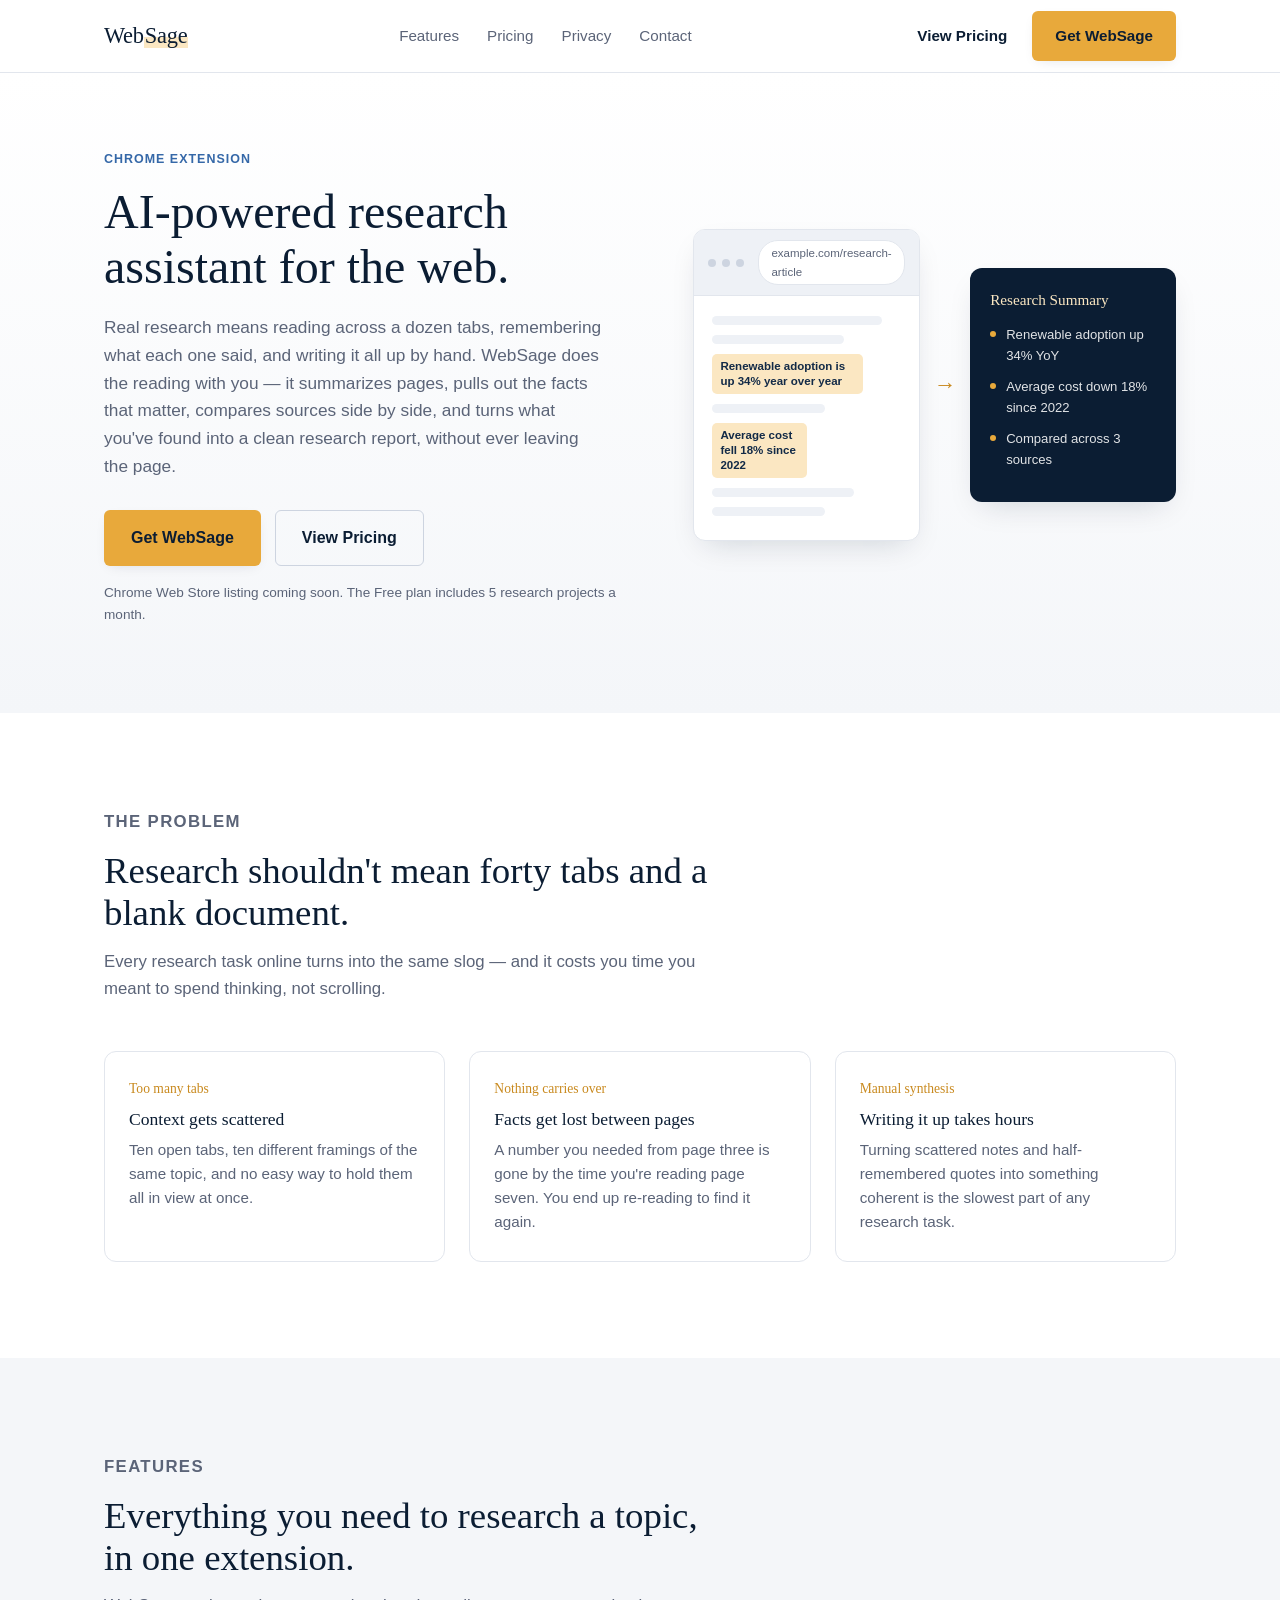
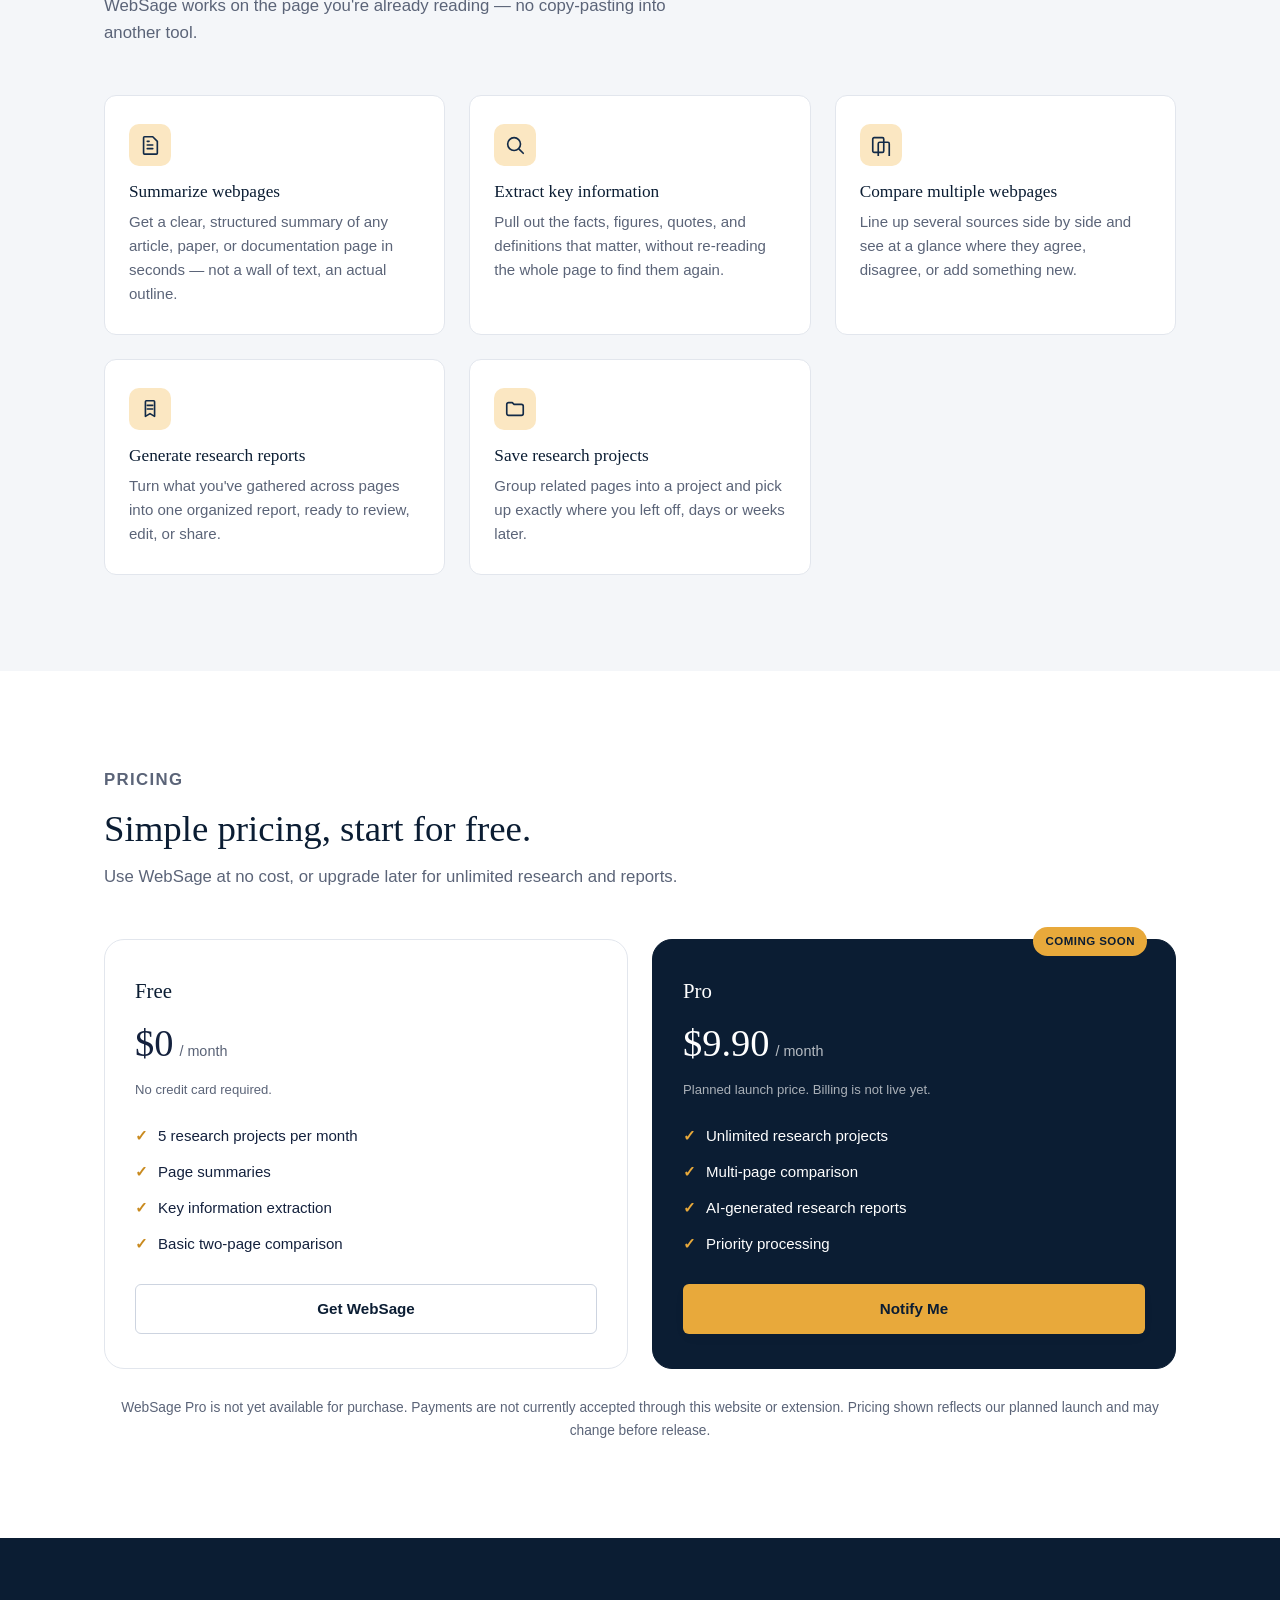
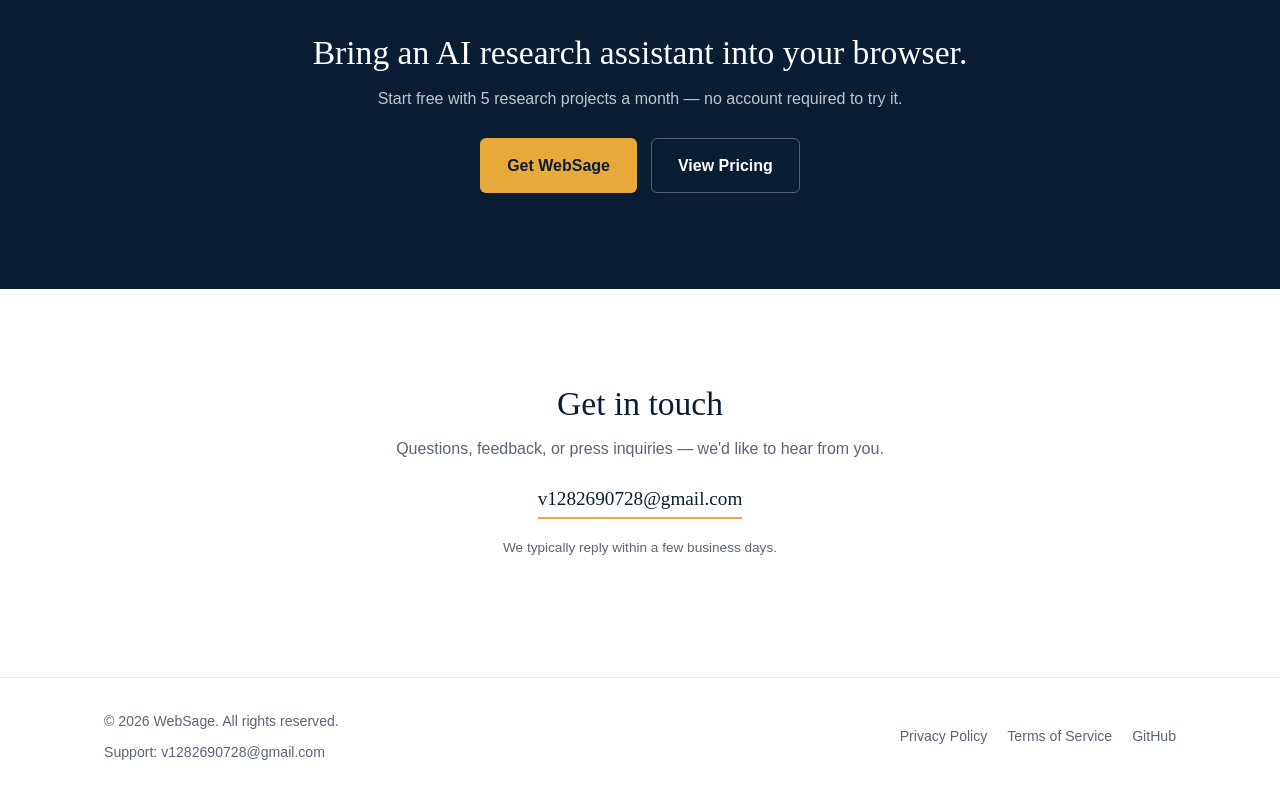
<file: index.html>
<!doctype html>
<html lang="en">
<head>
<meta charset="UTF-8" />
<meta name="viewport" content="width=device-width, initial-scale=1.0" />

<!-- Waffo domain verification -->
<meta name="waffo-verify" content="05b02addf050461f6d9dd364348d4e0c">

<title>WebSage — AI-powered research assistant for the web</title>
<meta name="description" content="WebSage is a Chrome extension that summarizes webpages, extracts key information, compares multiple sources, and turns your browsing into research reports." />
<link rel="canonical" href="https://elandros1.github.io/" />

<!-- Open Graph -->
<meta property="og:type" content="website" />
<meta property="og:title" content="WebSage — AI-powered research assistant for the web" />
<meta property="og:description" content="Summarize, extract, compare, and turn webpages into research reports — right in your browser." />
<meta property="og:url" content="https://elandros1.github.io/" />
<meta property="og:site_name" content="WebSage" />

<!-- Twitter -->
<meta name="twitter:card" content="summary" />
<meta name="twitter:title" content="WebSage — AI-powered research assistant for the web" />
<meta name="twitter:description" content="Summarize, extract, compare, and turn webpages into research reports — right in your browser." />

<link rel="icon" href="data:image/svg+xml,%3Csvg xmlns='http://www.w3.org/2000/svg' viewBox='0 0 100 100'%3E%3Crect width='100' height='100' rx='20' fill='%230B1D33'/%3E%3Ctext x='50' y='68' font-size='52' font-family='Georgia,serif' fill='%23E8A93B' text-anchor='middle'%3EW%3C/text%3E%3C/svg%3E" />
<link rel="stylesheet" href="style.css" />
</head>
<body>

<header class="site-header" id="site-header">
  <div class="container header-inner">
    <a href="#home" class="logo">Web<span>Sage</span></a>

    <nav class="site-nav" id="site-nav">
      <a href="#features">Features</a>
      <a href="#pricing">Pricing</a>
      <a href="privacy.html">Privacy</a>
      <a href="#contact">Contact</a>
    </nav>

    <div class="header-cta">
      <a href="#pricing" class="btn btn-ghost">View Pricing</a>
      <a href="https://github.com/elandros1/websage" class="btn btn-primary">Get WebSage</a>
    </div>

    <button class="nav-toggle" id="nav-toggle" aria-label="Toggle menu" aria-expanded="false" aria-controls="site-nav">
      <span></span><span></span><span></span>
    </button>
  </div>
</header>

<main>

  <!-- Hero -->
  <section class="hero" id="home">
    <div class="container hero-grid">
      <div class="hero-copy">
        <p class="eyebrow">Chrome Extension</p>
        <h1>AI-powered research assistant for the web.</h1>
        <p class="hero-sub">
          Real research means reading across a dozen tabs, remembering what each one said,
          and writing it all up by hand. WebSage does the reading with you — it summarizes
          pages, pulls out the facts that matter, compares sources side by side, and turns
          what you've found into a clean research report, without ever leaving the page.
        </p>
        <div class="hero-actions">
          <a href="https://github.com/elandros1/websage" class="btn btn-primary btn-lg" id="get-websage">Get WebSage</a>
          <a href="#pricing" class="btn btn-outline btn-lg">View Pricing</a>
        </div>
        <p class="hero-note">Chrome Web Store listing coming soon. The Free plan includes 5 research projects a month.</p>
      </div>

      <div class="hero-visual reveal" aria-hidden="true">
        <div class="browser-card">
          <div class="browser-bar">
            <span class="dot"></span><span class="dot"></span><span class="dot"></span>
            <div class="browser-url">example.com/research-article</div>
          </div>
          <div class="browser-body">
            <div class="line w-90"></div>
            <div class="line w-70"></div>
            <div class="line highlight w-80">Renewable adoption is up 34% year over year</div>
            <div class="line w-60"></div>
            <div class="line highlight w-50">Average cost fell 18% since 2022</div>
            <div class="line w-75"></div>
            <div class="line w-60"></div>
          </div>
        </div>
        <div class="flow-arrow">→</div>
        <div class="summary-card">
          <div class="summary-title">Research Summary</div>
          <ul class="summary-list">
            <li>Renewable adoption up 34% YoY</li>
            <li>Average cost down 18% since 2022</li>
            <li>Compared across 3 sources</li>
          </ul>
        </div>
      </div>
    </div>
  </section>

  <!-- Problem -->
  <section class="section problem" id="problem">
    <div class="container">
      <div class="section-head reveal">
        <p class="eyebrow">The problem</p>
        <h2>Research shouldn't mean forty tabs and a blank document.</h2>
        <p>Every research task online turns into the same slog — and it costs you time you meant to spend thinking, not scrolling.</p>
      </div>

      <div class="problem-grid">
        <div class="problem-card reveal">
          <span class="num">Too many tabs</span>
          <h3>Context gets scattered</h3>
          <p>Ten open tabs, ten different framings of the same topic, and no easy way to hold them all in view at once.</p>
        </div>
        <div class="problem-card reveal">
          <span class="num">Nothing carries over</span>
          <h3>Facts get lost between pages</h3>
          <p>A number you needed from page three is gone by the time you're reading page seven. You end up re-reading to find it again.</p>
        </div>
        <div class="problem-card reveal">
          <span class="num">Manual synthesis</span>
          <h3>Writing it up takes hours</h3>
          <p>Turning scattered notes and half-remembered quotes into something coherent is the slowest part of any research task.</p>
        </div>
      </div>
    </div>
  </section>

  <!-- Features -->
  <section class="section section-soft" id="features">
    <div class="container">
      <div class="section-head reveal">
        <p class="eyebrow">Features</p>
        <h2>Everything you need to research a topic, in one extension.</h2>
        <p>WebSage works on the page you're already reading — no copy-pasting into another tool.</p>
      </div>

      <div class="features-grid">

        <div class="feature-card reveal">
          <div class="feature-icon">
            <svg viewBox="0 0 24 24" fill="none" stroke="currentColor" stroke-width="1.8" stroke-linecap="round" stroke-linejoin="round">
              <path d="M6 3h9l5 5v13a1 1 0 0 1-1 1H6a1 1 0 0 1-1-1V4a1 1 0 0 1 1-1z"/>
              <path d="M9 12h6M9 16h6M9 8h2"/>
            </svg>
          </div>
          <h3>Summarize webpages</h3>
          <p>Get a clear, structured summary of any article, paper, or documentation page in seconds — not a wall of text, an actual outline.</p>
        </div>

        <div class="feature-card reveal">
          <div class="feature-icon">
            <svg viewBox="0 0 24 24" fill="none" stroke="currentColor" stroke-width="1.8" stroke-linecap="round" stroke-linejoin="round">
              <circle cx="11" cy="11" r="7"/>
              <path d="M21 21l-4.3-4.3"/>
            </svg>
          </div>
          <h3>Extract key information</h3>
          <p>Pull out the facts, figures, quotes, and definitions that matter, without re-reading the whole page to find them again.</p>
        </div>

        <div class="feature-card reveal">
          <div class="feature-icon">
            <svg viewBox="0 0 24 24" fill="none" stroke="currentColor" stroke-width="1.8" stroke-linecap="round" stroke-linejoin="round">
              <rect x="3" y="4" width="12" height="16" rx="1.5"/>
              <rect x="9" y="9" width="12" height="16" rx="1.5"/>
            </svg>
          </div>
          <h3>Compare multiple webpages</h3>
          <p>Line up several sources side by side and see at a glance where they agree, disagree, or add something new.</p>
        </div>

        <div class="feature-card reveal">
          <div class="feature-icon">
            <svg viewBox="0 0 24 24" fill="none" stroke="currentColor" stroke-width="1.8" stroke-linecap="round" stroke-linejoin="round">
              <path d="M8 3h8a1 1 0 0 1 1 1v16l-5-3-5 3V4a1 1 0 0 1 1-1z"/>
              <path d="M9 8h6M9 12h6"/>
            </svg>
          </div>
          <h3>Generate research reports</h3>
          <p>Turn what you've gathered across pages into one organized report, ready to review, edit, or share.</p>
        </div>

        <div class="feature-card reveal">
          <div class="feature-icon">
            <svg viewBox="0 0 24 24" fill="none" stroke="currentColor" stroke-width="1.8" stroke-linecap="round" stroke-linejoin="round">
              <path d="M3 7a2 2 0 0 1 2-2h4l2 2h8a2 2 0 0 1 2 2v8a2 2 0 0 1-2 2H5a2 2 0 0 1-2-2V7z"/>
            </svg>
          </div>
          <h3>Save research projects</h3>
          <p>Group related pages into a project and pick up exactly where you left off, days or weeks later.</p>
        </div>

      </div>
    </div>
  </section>

  <!-- Pricing -->
  <section class="section pricing" id="pricing">
    <div class="container">
      <div class="section-head reveal">
        <p class="eyebrow">Pricing</p>
        <h2>Simple pricing, start for free.</h2>
        <p>Use WebSage at no cost, or upgrade later for unlimited research and reports.</p>
      </div>

      <div class="pricing-grid">

        <div class="price-card reveal">
          <p class="price-plan">Free</p>
          <div class="price-amount">
            <span class="amount">$0</span>
            <span class="period">/ month</span>
          </div>
          <p class="price-note">No credit card required.</p>
          <ul class="price-list">
            <li>5 research projects per month</li>
            <li>Page summaries</li>
            <li>Key information extraction</li>
            <li>Basic two-page comparison</li>
          </ul>
          <a href="https://github.com/elandros1/websage" class="btn btn-outline btn-block">Get WebSage</a>
        </div>

        <div class="price-card featured reveal">
          <span class="price-badge">Coming soon</span>
          <p class="price-plan">Pro</p>
          <div class="price-amount">
            <span class="amount">$9.90</span>
            <span class="period">/ month</span>
          </div>
          <p class="price-note">Planned launch price. Billing is not live yet.</p>
          <ul class="price-list">
            <li>Unlimited research projects</li>
            <li>Multi-page comparison</li>
            <li>AI-generated research reports</li>
            <li>Priority processing</li>
          </ul>
          <a href="#contact" class="btn btn-primary btn-block">Notify Me</a>
        </div>

      </div>

      <p class="pricing-disclaimer">WebSage Pro is not yet available for purchase. Payments are not currently accepted through this website or extension. Pricing shown reflects our planned launch and may change before release.</p>
    </div>
  </section>

  <!-- CTA band -->
  <section class="section cta-band">
    <div class="container">
      <h2 class="reveal">Bring an AI research assistant into your browser.</h2>
      <p class="reveal">Start free with 5 research projects a month — no account required to try it.</p>
      <div class="cta-actions reveal">
        <a href="https://github.com/elandros1/websage" class="btn btn-primary btn-lg">Get WebSage</a>
        <a href="#pricing" class="btn btn-outline btn-lg" style="border-color: rgba(255,255,255,0.3); color:#fff;">View Pricing</a>
      </div>
    </div>
  </section>

  <!-- Contact -->
  <section class="section contact" id="contact">
    <div class="container contact-inner reveal">
      <h2>Get in touch</h2>
      <p>Questions, feedback, or press inquiries — we'd like to hear from you.</p>
      <a class="contact-email" href="mailto:v1282690728@gmail.com">v1282690728@gmail.com</a>
      <p class="contact-note">We typically reply within a few business days.</p>
    </div>
  </section>

</main>

<footer class="site-footer">
  <div class="container footer-inner">
    <div>
      <div>© <span id="year">2026</span> WebSage. All rights reserved.</div>
      <div style="margin-top: 8px;">Support: <a href="mailto:v1282690728@gmail.com">v1282690728@gmail.com</a></div>
    </div>
    <nav class="footer-links">
      <a href="privacy.html">Privacy Policy</a>
      <a href="terms.html">Terms of Service</a>
      <a href="https://github.com/elandros1/websage">GitHub</a>
    </nav>
  </div>
</footer>

<script src="script.js"></script>
</body>
</html>
</file>
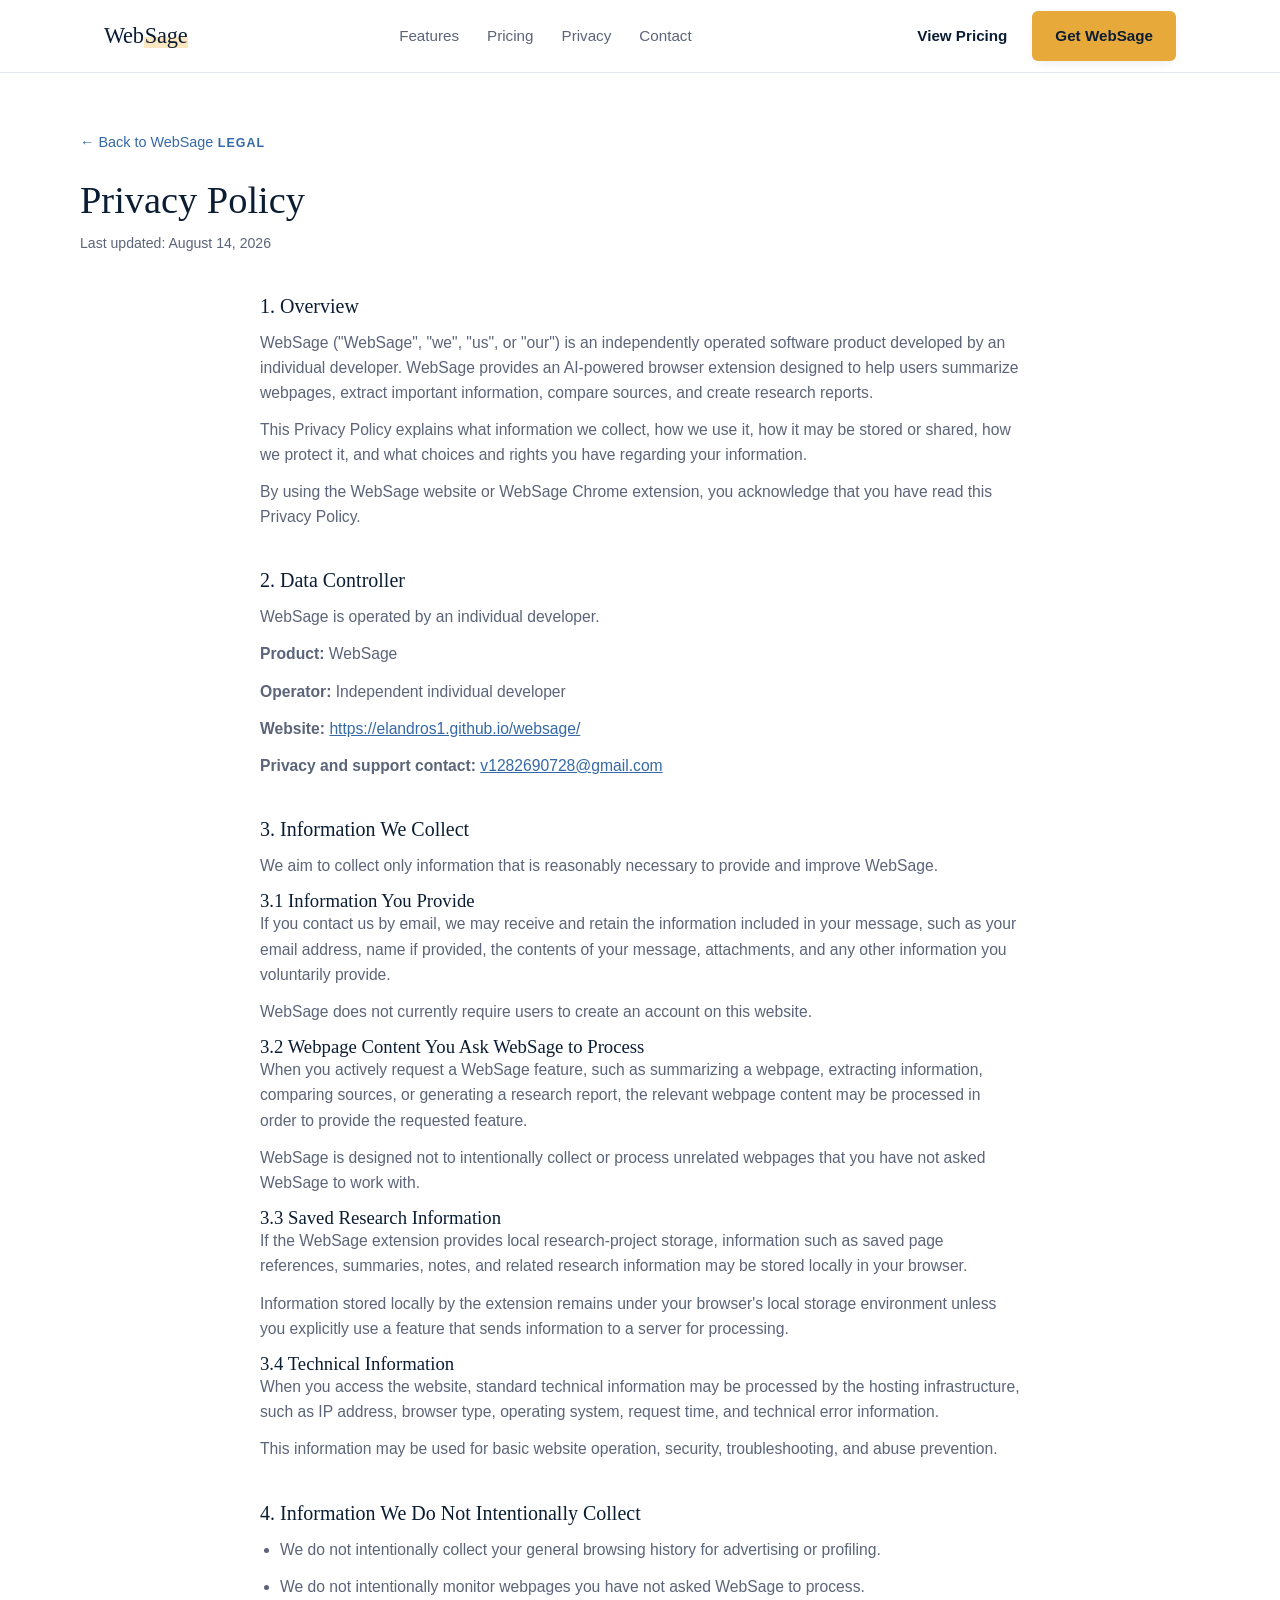
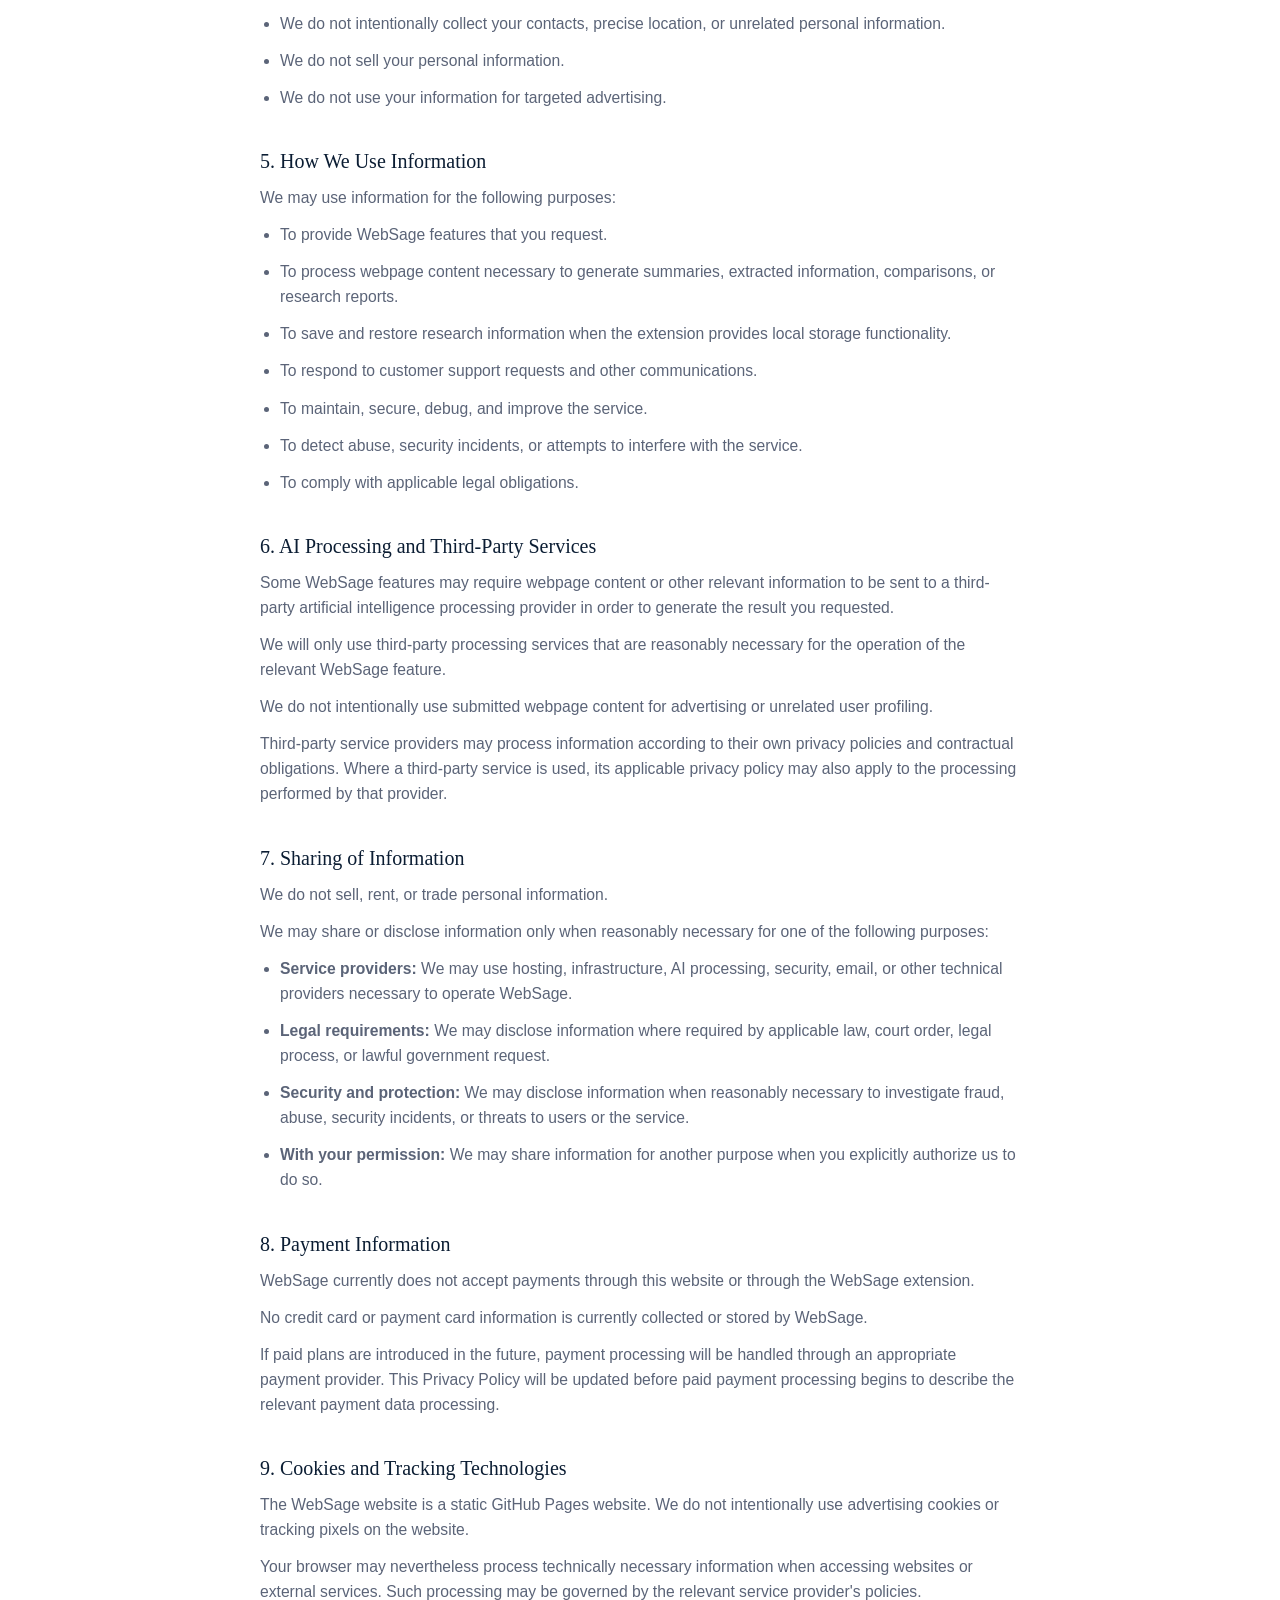
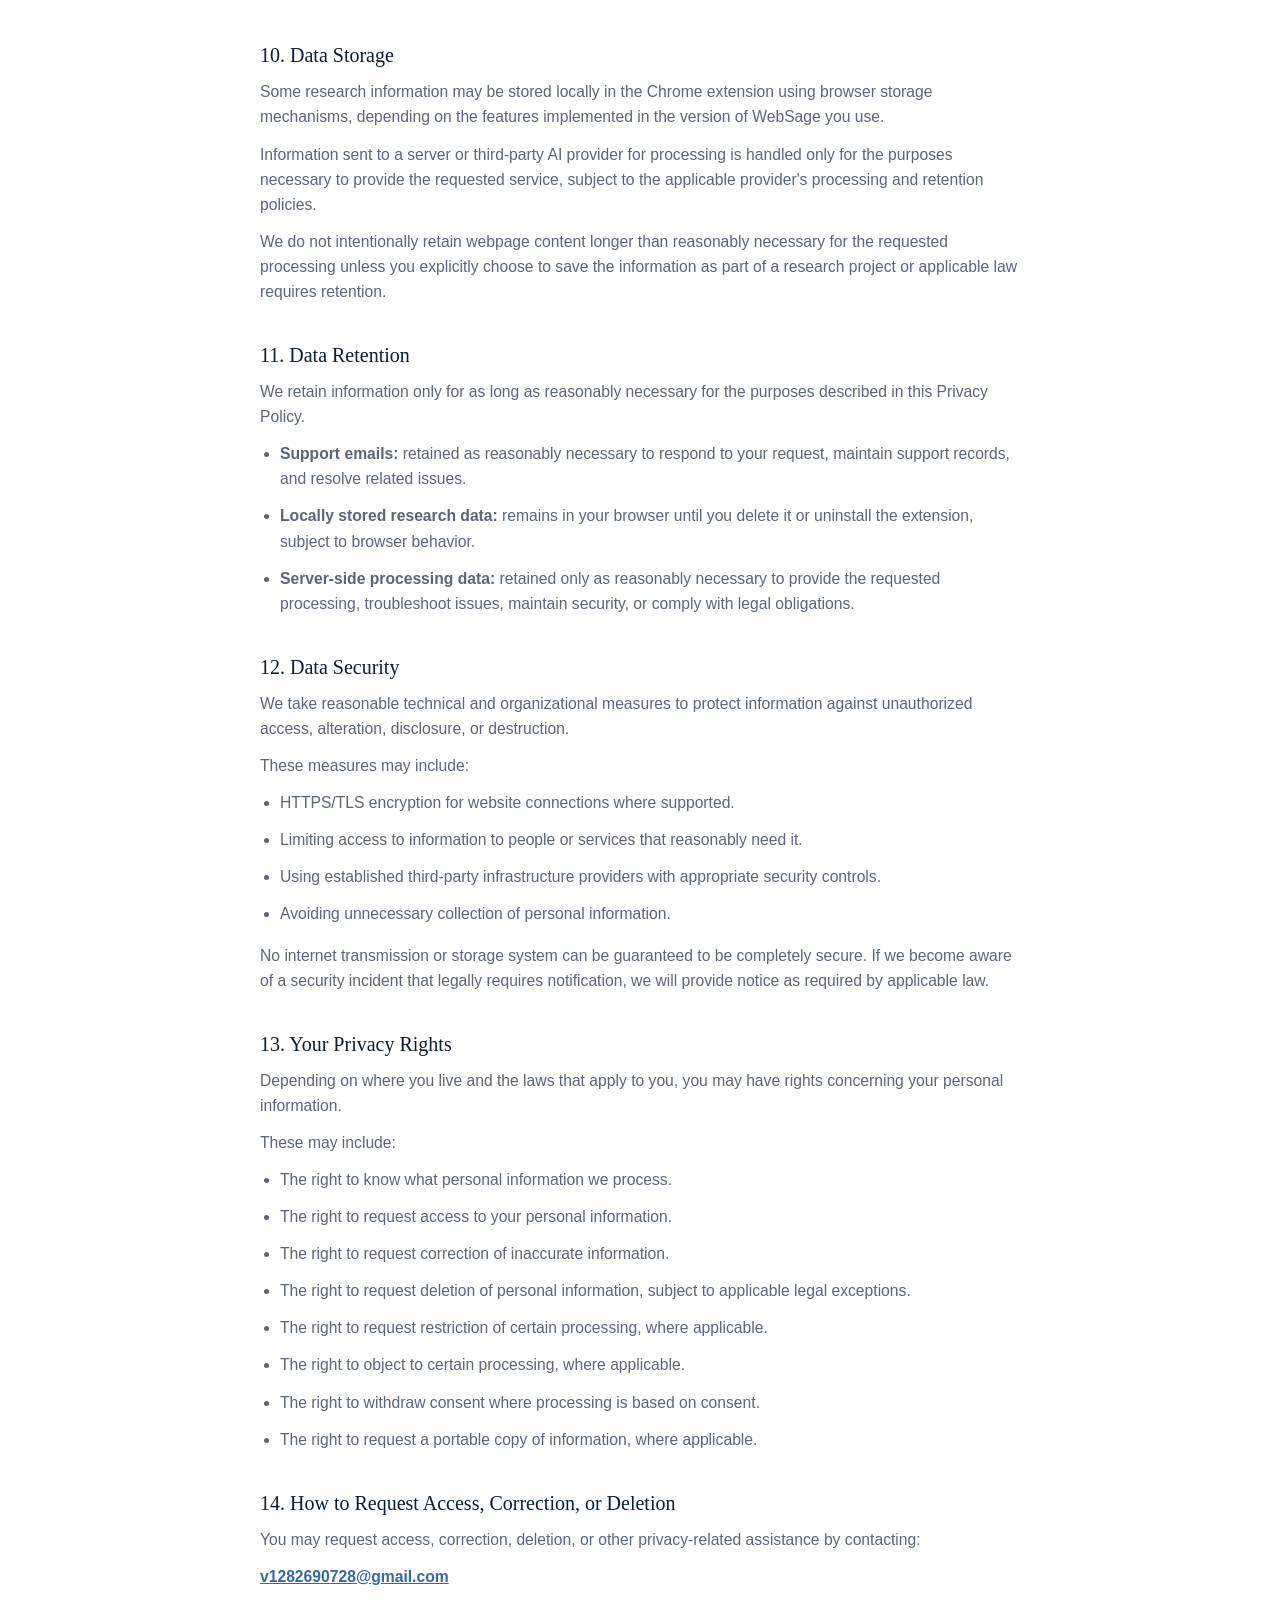
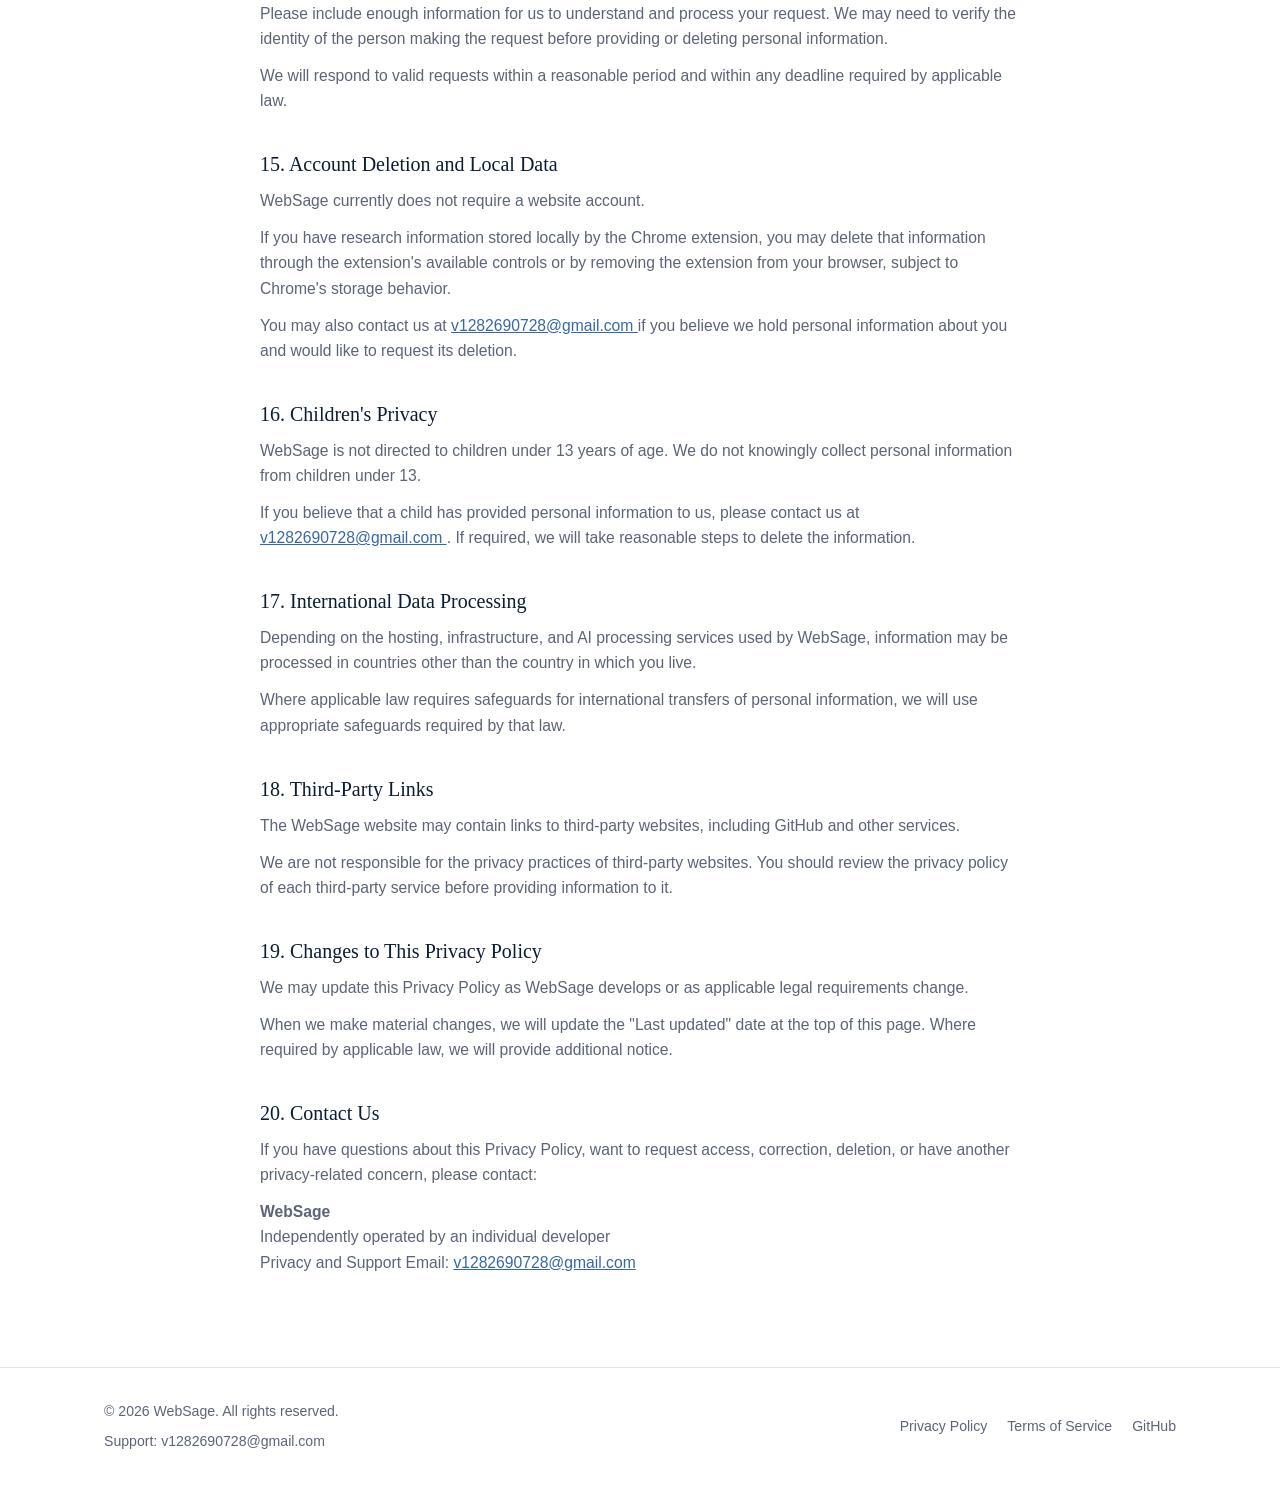
<file: privacy.html>
<!doctype html>
<html lang="en">
<head>
  <meta charset="UTF-8" />
  <meta name="viewport" content="width=device-width, initial-scale=1.0" />

  <title>Privacy Policy — WebSage</title>

  <meta
    name="description"
    content="WebSage Privacy Policy. Learn what information WebSage collects, how it is used, stored, protected, and how users can request access, correction, or deletion."
  />

  <link
    rel="canonical"
    href="https://elandros1.github.io/websage/privacy.html"
  />

  <meta property="og:type" content="website" />
  <meta
    property="og:title"
    content="Privacy Policy — WebSage"
  />
  <meta
    property="og:description"
    content="How WebSage collects, uses, stores, and protects information."
  />
  <meta
    property="og:url"
    content="https://elandros1.github.io/websage/privacy.html"
  />
  <meta property="og:site_name" content="WebSage" />

  <link
    rel="icon"
    href="data:image/svg+xml,%3Csvg xmlns='http://www.w3.org/2000/svg' viewBox='0 0 100 100'%3E%3Crect width='100' height='100' rx='20' fill='%230B1D33'/%3E%3Ctext x='50' y='68' font-size='52' font-family='Georgia,serif' fill='%23E8A93B' text-anchor='middle'%3EW%3C/text%3E%3C/svg%3E"
  />

  <link rel="stylesheet" href="style.css" />
</head>

<body>

<header class="site-header">

  <div class="container header-inner">

    <a href="index.html" class="logo">
      Web<span>Sage</span>
    </a>

    <nav class="site-nav" id="site-nav">
      <a href="index.html#features">Features</a>
      <a href="index.html#pricing">Pricing</a>
      <a href="privacy.html">Privacy</a>
      <a href="index.html#contact">Contact</a>
    </nav>

    <div class="header-cta">

      <a
        href="index.html#pricing"
        class="btn btn-ghost"
      >
        View Pricing
      </a>

      <a
        href="https://github.com/elandros1/websage"
        class="btn btn-primary"
      >
        Get WebSage
      </a>

    </div>

    <button
      class="nav-toggle"
      id="nav-toggle"
      aria-label="Toggle menu"
      aria-expanded="false"
      aria-controls="site-nav"
    >
      <span></span>
      <span></span>
      <span></span>
    </button>

  </div>

</header>


<main>

  <!-- =========================
       PAGE HEADER
  ========================== -->

  <div class="container legal-header">

    <a
      href="index.html"
      class="back-link"
    >
      ← Back to WebSage
    </a>

    <p class="eyebrow">
      Legal
    </p>

    <h1>
      Privacy Policy
    </h1>

    <p class="legal-updated">
      Last updated: August 14, 2026
    </p>

  </div>


  <!-- =========================
       PRIVACY POLICY
  ========================== -->

  <div class="container legal-body">


    <h2>1. Overview</h2>

    <p>
      WebSage ("WebSage", "we", "us", or "our") is an independently
      operated software product developed by an individual developer.
      WebSage provides an AI-powered browser extension designed to
      help users summarize webpages, extract important information,
      compare sources, and create research reports.
    </p>

    <p>
      This Privacy Policy explains what information we collect,
      how we use it, how it may be stored or shared, how we protect
      it, and what choices and rights you have regarding your
      information.
    </p>

    <p>
      By using the WebSage website or WebSage Chrome extension,
      you acknowledge that you have read this Privacy Policy.
    </p>


    <h2>2. Data Controller</h2>

    <p>
      WebSage is operated by an individual developer.
    </p>

    <p>
      <strong>Product:</strong> WebSage
    </p>

    <p>
      <strong>Operator:</strong> Independent individual developer
    </p>

    <p>
      <strong>Website:</strong>
      <a href="https://elandros1.github.io/websage/">
        https://elandros1.github.io/websage/
      </a>
    </p>

    <p>
      <strong>Privacy and support contact:</strong>
      <a href="mailto:v1282690728@gmail.com">
        v1282690728@gmail.com
      </a>
    </p>


    <h2>3. Information We Collect</h2>

    <p>
      We aim to collect only information that is reasonably necessary
      to provide and improve WebSage.
    </p>


    <h3>3.1 Information You Provide</h3>

    <p>
      If you contact us by email, we may receive and retain the
      information included in your message, such as your email
      address, name if provided, the contents of your message,
      attachments, and any other information you voluntarily provide.
    </p>

    <p>
      WebSage does not currently require users to create an account
      on this website.
    </p>


    <h3>3.2 Webpage Content You Ask WebSage to Process</h3>

    <p>
      When you actively request a WebSage feature, such as summarizing
      a webpage, extracting information, comparing sources, or
      generating a research report, the relevant webpage content may
      be processed in order to provide the requested feature.
    </p>

    <p>
      WebSage is designed not to intentionally collect or process
      unrelated webpages that you have not asked WebSage to work with.
    </p>


    <h3>3.3 Saved Research Information</h3>

    <p>
      If the WebSage extension provides local research-project
      storage, information such as saved page references, summaries,
      notes, and related research information may be stored locally
      in your browser.
    </p>

    <p>
      Information stored locally by the extension remains under
      your browser's local storage environment unless you explicitly
      use a feature that sends information to a server for processing.
    </p>


    <h3>3.4 Technical Information</h3>

    <p>
      When you access the website, standard technical information
      may be processed by the hosting infrastructure, such as IP
      address, browser type, operating system, request time,
      and technical error information.
    </p>

    <p>
      This information may be used for basic website operation,
      security, troubleshooting, and abuse prevention.
    </p>


    <h2>4. Information We Do Not Intentionally Collect</h2>

    <ul>

      <li>
        We do not intentionally collect your general browsing
        history for advertising or profiling.
      </li>

      <li>
        We do not intentionally monitor webpages you have not
        asked WebSage to process.
      </li>

      <li>
        We do not intentionally collect your contacts, precise
        location, or unrelated personal information.
      </li>

      <li>
        We do not sell your personal information.
      </li>

      <li>
        We do not use your information for targeted advertising.
      </li>

    </ul>


    <h2>5. How We Use Information</h2>

    <p>
      We may use information for the following purposes:
    </p>

    <ul>

      <li>
        To provide WebSage features that you request.
      </li>

      <li>
        To process webpage content necessary to generate summaries,
        extracted information, comparisons, or research reports.
      </li>

      <li>
        To save and restore research information when the extension
        provides local storage functionality.
      </li>

      <li>
        To respond to customer support requests and other
        communications.
      </li>

      <li>
        To maintain, secure, debug, and improve the service.
      </li>

      <li>
        To detect abuse, security incidents, or attempts to
        interfere with the service.
      </li>

      <li>
        To comply with applicable legal obligations.
      </li>

    </ul>


    <h2>6. AI Processing and Third-Party Services</h2>

    <p>
      Some WebSage features may require webpage content or other
      relevant information to be sent to a third-party artificial
      intelligence processing provider in order to generate the
      result you requested.
    </p>

    <p>
      We will only use third-party processing services that are
      reasonably necessary for the operation of the relevant
      WebSage feature.
    </p>

    <p>
      We do not intentionally use submitted webpage content for
      advertising or unrelated user profiling.
    </p>

    <p>
      Third-party service providers may process information according
      to their own privacy policies and contractual obligations.
      Where a third-party service is used, its applicable privacy
      policy may also apply to the processing performed by that
      provider.
    </p>


    <h2>7. Sharing of Information</h2>

    <p>
      We do not sell, rent, or trade personal information.
    </p>

    <p>
      We may share or disclose information only when reasonably
      necessary for one of the following purposes:
    </p>

    <ul>

      <li>
        <strong>Service providers:</strong>
        We may use hosting, infrastructure, AI processing,
        security, email, or other technical providers necessary
        to operate WebSage.
      </li>

      <li>
        <strong>Legal requirements:</strong>
        We may disclose information where required by applicable
        law, court order, legal process, or lawful government request.
      </li>

      <li>
        <strong>Security and protection:</strong>
        We may disclose information when reasonably necessary to
        investigate fraud, abuse, security incidents, or threats
        to users or the service.
      </li>

      <li>
        <strong>With your permission:</strong>
        We may share information for another purpose when you
        explicitly authorize us to do so.
      </li>

    </ul>


    <h2>8. Payment Information</h2>

    <p>
      WebSage currently does not accept payments through this
      website or through the WebSage extension.
    </p>

    <p>
      No credit card or payment card information is currently
      collected or stored by WebSage.
    </p>

    <p>
      If paid plans are introduced in the future, payment processing
      will be handled through an appropriate payment provider.
      This Privacy Policy will be updated before paid payment
      processing begins to describe the relevant payment data
      processing.
    </p>


    <h2>9. Cookies and Tracking Technologies</h2>

    <p>
      The WebSage website is a static GitHub Pages website.
      We do not intentionally use advertising cookies or tracking
      pixels on the website.
    </p>

    <p>
      Your browser may nevertheless process technically necessary
      information when accessing websites or external services.
      Such processing may be governed by the relevant service
      provider's policies.
    </p>


    <h2>10. Data Storage</h2>

    <p>
      Some research information may be stored locally in the Chrome
      extension using browser storage mechanisms, depending on the
      features implemented in the version of WebSage you use.
    </p>

    <p>
      Information sent to a server or third-party AI provider for
      processing is handled only for the purposes necessary to
      provide the requested service, subject to the applicable
      provider's processing and retention policies.
    </p>

    <p>
      We do not intentionally retain webpage content longer than
      reasonably necessary for the requested processing unless
      you explicitly choose to save the information as part of
      a research project or applicable law requires retention.
    </p>


    <h2>11. Data Retention</h2>

    <p>
      We retain information only for as long as reasonably necessary
      for the purposes described in this Privacy Policy.
    </p>

    <ul>

      <li>
        <strong>Support emails:</strong>
        retained as reasonably necessary to respond to your request,
        maintain support records, and resolve related issues.
      </li>

      <li>
        <strong>Locally stored research data:</strong>
        remains in your browser until you delete it or uninstall
        the extension, subject to browser behavior.
      </li>

      <li>
        <strong>Server-side processing data:</strong>
        retained only as reasonably necessary to provide the
        requested processing, troubleshoot issues, maintain
        security, or comply with legal obligations.
      </li>

    </ul>


    <h2>12. Data Security</h2>

    <p>
      We take reasonable technical and organizational measures
      to protect information against unauthorized access,
      alteration, disclosure, or destruction.
    </p>

    <p>
      These measures may include:
    </p>

    <ul>

      <li>
        HTTPS/TLS encryption for website connections where supported.
      </li>

      <li>
        Limiting access to information to people or services that
        reasonably need it.
      </li>

      <li>
        Using established third-party infrastructure providers
        with appropriate security controls.
      </li>

      <li>
        Avoiding unnecessary collection of personal information.
      </li>

    </ul>

    <p>
      No internet transmission or storage system can be guaranteed
      to be completely secure. If we become aware of a security
      incident that legally requires notification, we will provide
      notice as required by applicable law.
    </p>


    <h2>13. Your Privacy Rights</h2>

    <p>
      Depending on where you live and the laws that apply to you,
      you may have rights concerning your personal information.
    </p>

    <p>
      These may include:
    </p>

    <ul>

      <li>
        The right to know what personal information we process.
      </li>

      <li>
        The right to request access to your personal information.
      </li>

      <li>
        The right to request correction of inaccurate information.
      </li>

      <li>
        The right to request deletion of personal information,
        subject to applicable legal exceptions.
      </li>

      <li>
        The right to request restriction of certain processing,
        where applicable.
      </li>

      <li>
        The right to object to certain processing, where applicable.
      </li>

      <li>
        The right to withdraw consent where processing is based
        on consent.
      </li>

      <li>
        The right to request a portable copy of information,
        where applicable.
      </li>

    </ul>


    <h2>14. How to Request Access, Correction, or Deletion</h2>

    <p>
      You may request access, correction, deletion, or other
      privacy-related assistance by contacting:
    </p>

    <p>
      <strong>
        <a href="mailto:v1282690728@gmail.com">
          v1282690728@gmail.com
        </a>
      </strong>
    </p>

    <p>
      Please include enough information for us to understand and
      process your request. We may need to verify the identity of
      the person making the request before providing or deleting
      personal information.
    </p>

    <p>
      We will respond to valid requests within a reasonable period
      and within any deadline required by applicable law.
    </p>


    <h2>15. Account Deletion and Local Data</h2>

    <p>
      WebSage currently does not require a website account.
    </p>

    <p>
      If you have research information stored locally by the
      Chrome extension, you may delete that information through
      the extension's available controls or by removing the
      extension from your browser, subject to Chrome's storage
      behavior.
    </p>

    <p>
      You may also contact us at
      <a href="mailto:v1282690728@gmail.com">
        v1282690728@gmail.com
      </a>
      if you believe we hold personal information about you and
      would like to request its deletion.
    </p>


    <h2>16. Children's Privacy</h2>

    <p>
      WebSage is not directed to children under 13 years of age.
      We do not knowingly collect personal information from children
      under 13.
    </p>

    <p>
      If you believe that a child has provided personal information
      to us, please contact us at
      <a href="mailto:v1282690728@gmail.com">
        v1282690728@gmail.com
      </a>.
      If required, we will take reasonable steps to delete the
      information.
    </p>


    <h2>17. International Data Processing</h2>

    <p>
      Depending on the hosting, infrastructure, and AI processing
      services used by WebSage, information may be processed in
      countries other than the country in which you live.
    </p>

    <p>
      Where applicable law requires safeguards for international
      transfers of personal information, we will use appropriate
      safeguards required by that law.
    </p>


    <h2>18. Third-Party Links</h2>

    <p>
      The WebSage website may contain links to third-party websites,
      including GitHub and other services.
    </p>

    <p>
      We are not responsible for the privacy practices of third-party
      websites. You should review the privacy policy of each
      third-party service before providing information to it.
    </p>


    <h2>19. Changes to This Privacy Policy</h2>

    <p>
      We may update this Privacy Policy as WebSage develops or
      as applicable legal requirements change.
    </p>

    <p>
      When we make material changes, we will update the "Last
      updated" date at the top of this page. Where required by
      applicable law, we will provide additional notice.
    </p>


    <h2>20. Contact Us</h2>

    <p>
      If you have questions about this Privacy Policy, want to
      request access, correction, deletion, or have another
      privacy-related concern, please contact:
    </p>

    <p>
      <strong>WebSage</strong><br />
      Independently operated by an individual developer<br />
      Privacy and Support Email:
      <a href="mailto:v1282690728@gmail.com">
        v1282690728@gmail.com
      </a>
    </p>

  </div>

</main>


<!-- =========================
     FOOTER
========================== -->

<footer class="site-footer">

  <div class="container footer-inner">

    <div>

      <div>
        © <span id="year">2026</span>
        WebSage. All rights reserved.
      </div>

      <div style="margin-top: 8px;">
        Support:
        <a href="mailto:v1282690728@gmail.com">
          v1282690728@gmail.com
        </a>
      </div>

    </div>

    <nav class="footer-links">

      <a href="privacy.html">
        Privacy Policy
      </a>

      <a href="terms.html">
        Terms of Service
      </a>

      <a href="https://github.com/elandros1/websage">
        GitHub
      </a>

    </nav>

  </div>

</footer>


<script src="script.js"></script>

</body>
</html>
</file>
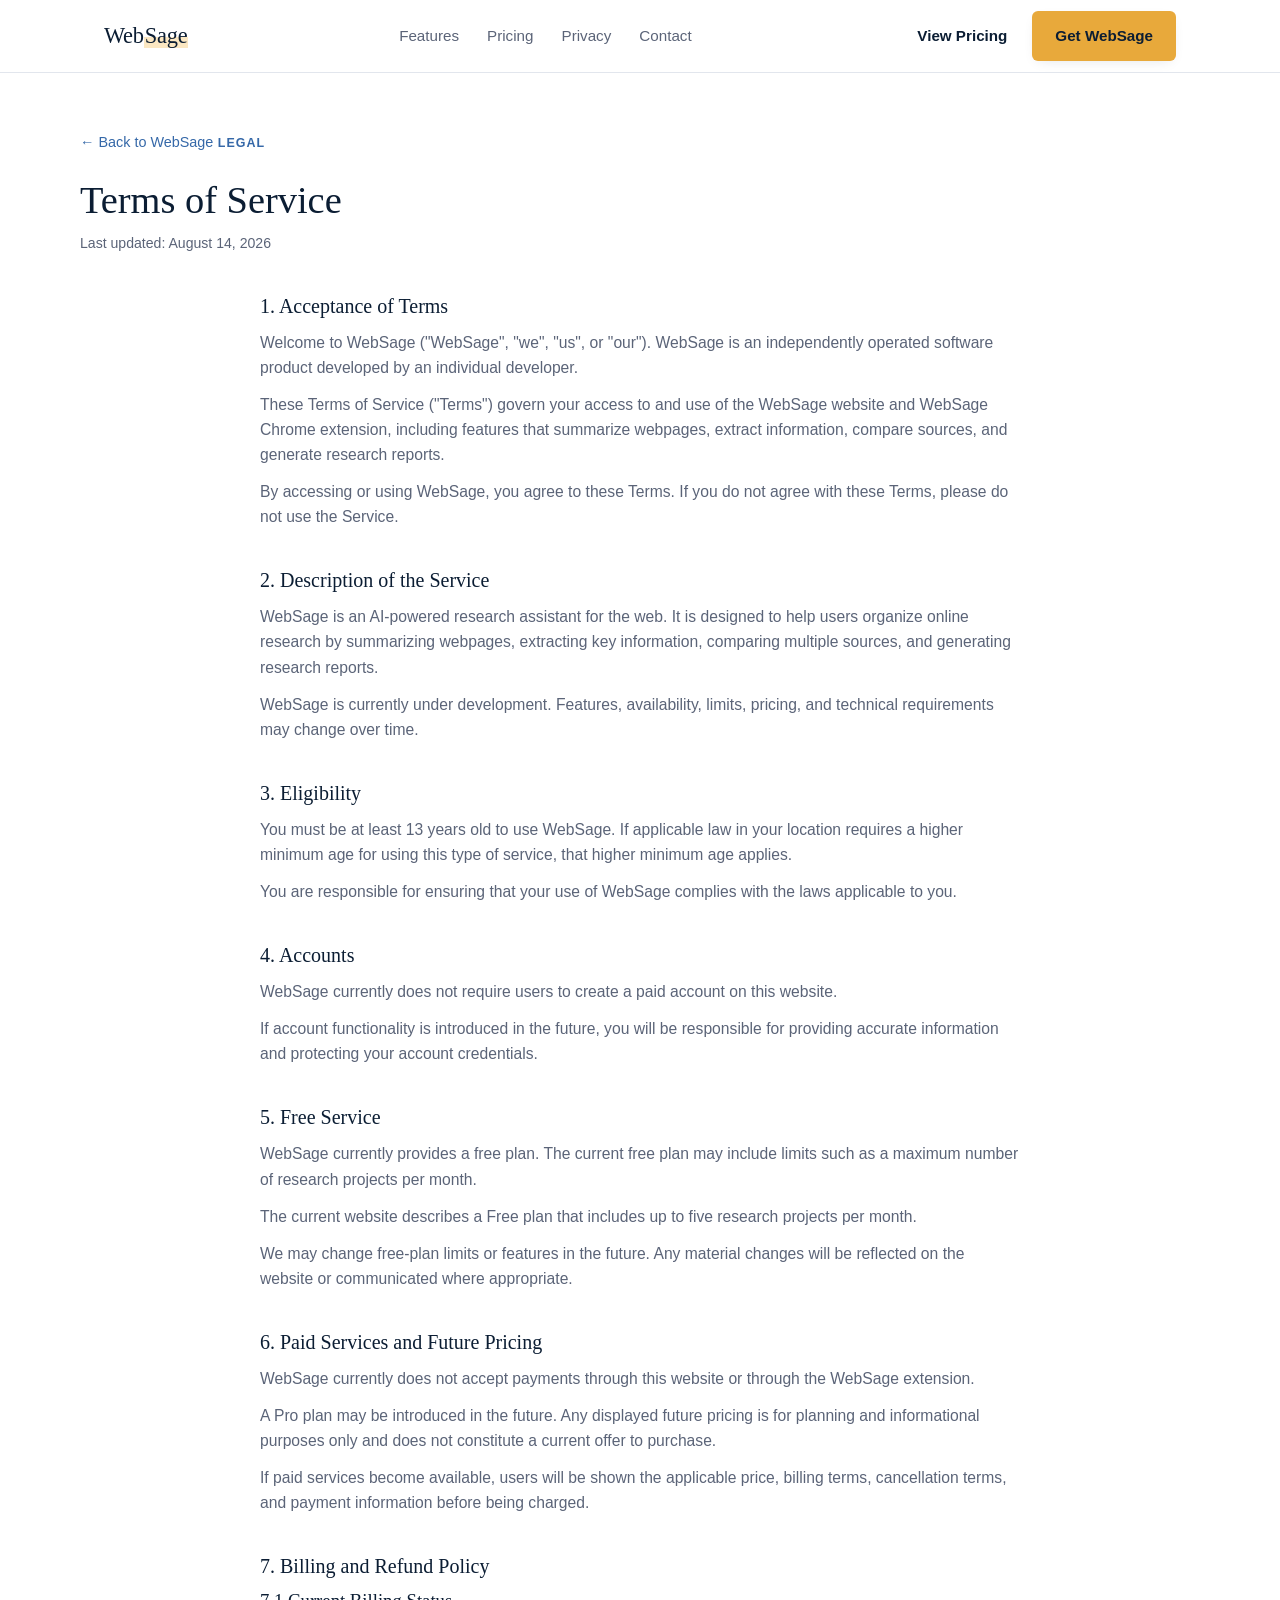
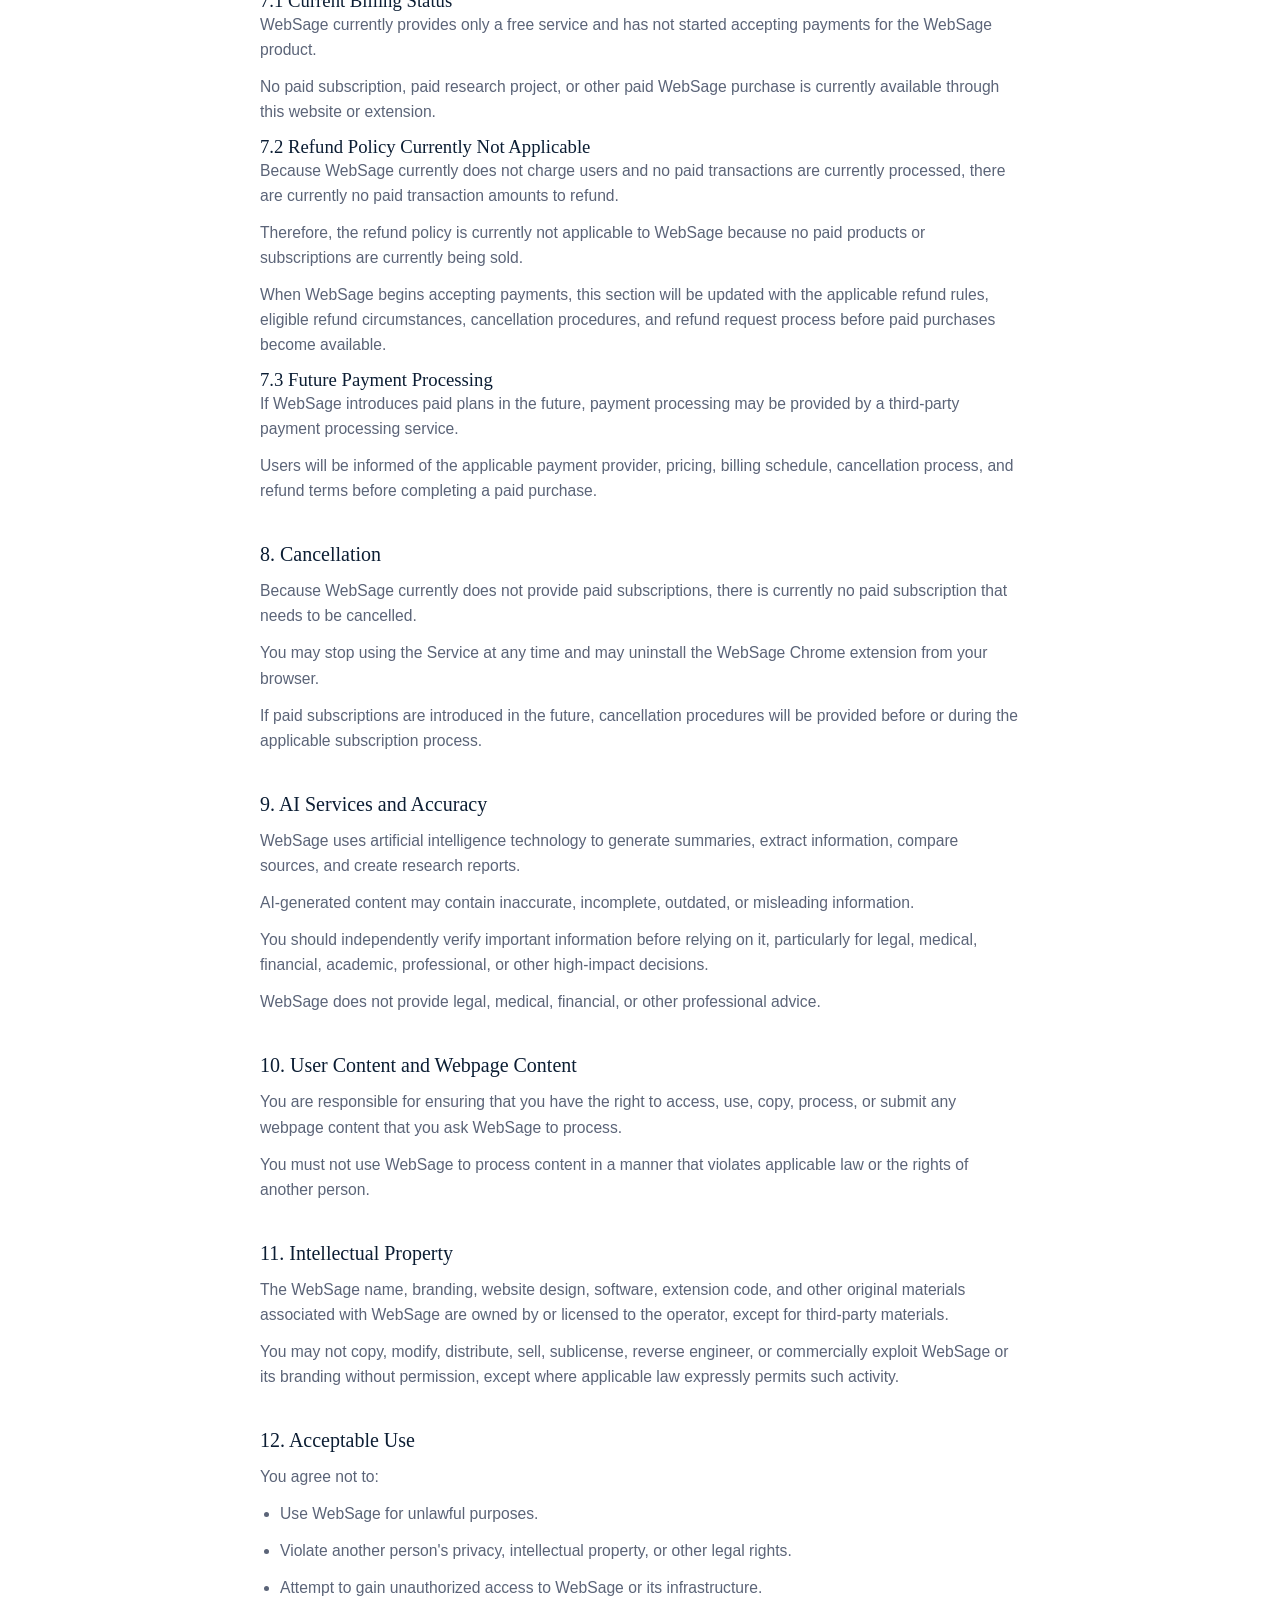
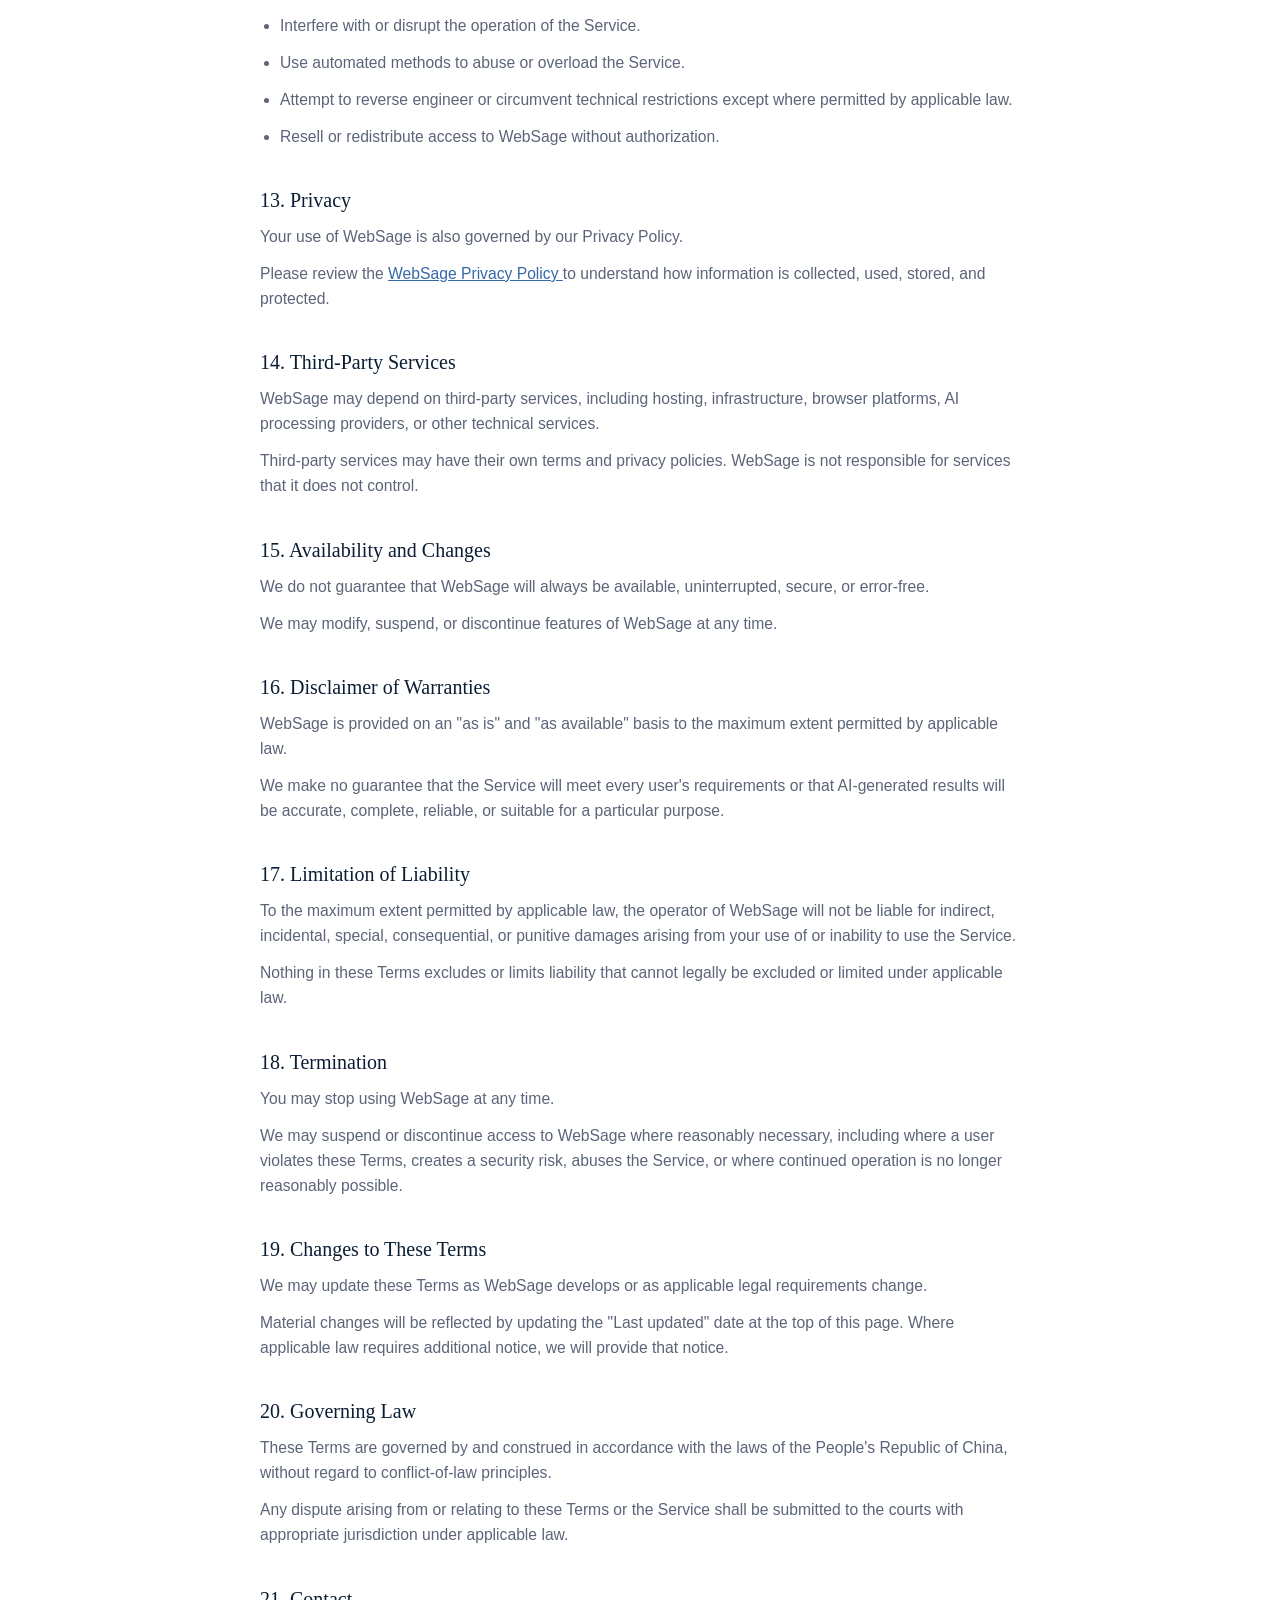
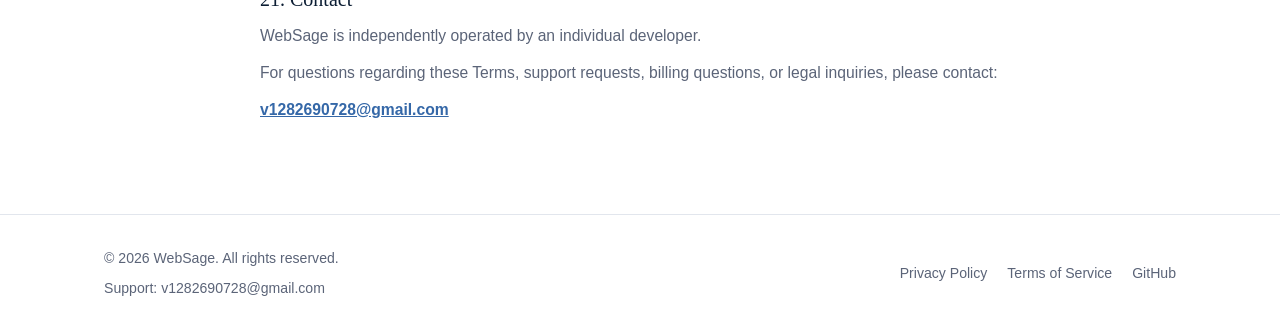
<file: terms.html>
<!doctype html>
<html lang="en">
<head>
  <meta charset="UTF-8" />
  <meta name="viewport" content="width=device-width, initial-scale=1.0" />

  <title>Terms of Service — WebSage</title>

  <meta
    name="description"
    content="Terms of Service governing the use of WebSage, an AI-powered research assistant for the web."
  />

  <link
    rel="canonical"
    href="https://elandros1.github.io/websage/terms.html"
  />

  <meta property="og:type" content="website" />
  <meta
    property="og:title"
    content="Terms of Service — WebSage"
  />
  <meta
    property="og:description"
    content="Terms governing the use of the WebSage website and Chrome extension."
  />
  <meta
    property="og:url"
    content="https://elandros1.github.io/websage/terms.html"
  />
  <meta property="og:site_name" content="WebSage" />

  <link
    rel="icon"
    href="data:image/svg+xml,%3Csvg xmlns='http://www.w3.org/2000/svg' viewBox='0 0 100 100'%3E%3Crect width='100' height='100' rx='20' fill='%230B1D33'/%3E%3Ctext x='50' y='68' font-size='52' font-family='Georgia,serif' fill='%23E8A93B' text-anchor='middle'%3EW%3C/text%3E%3C/svg%3E"
  />

  <link rel="stylesheet" href="style.css" />
</head>

<body>

<header class="site-header">

  <div class="container header-inner">

    <a href="index.html" class="logo">
      Web<span>Sage</span>
    </a>

    <nav class="site-nav" id="site-nav">

      <a href="index.html#features">
        Features
      </a>

      <a href="index.html#pricing">
        Pricing
      </a>

      <a href="privacy.html">
        Privacy
      </a>

      <a href="index.html#contact">
        Contact
      </a>

    </nav>


    <div class="header-cta">

      <a
        href="index.html#pricing"
        class="btn btn-ghost"
      >
        View Pricing
      </a>

      <a
        href="https://github.com/elandros1/websage"
        class="btn btn-primary"
      >
        Get WebSage
      </a>

    </div>


    <button
      class="nav-toggle"
      id="nav-toggle"
      aria-label="Toggle menu"
      aria-expanded="false"
      aria-controls="site-nav"
    >
      <span></span>
      <span></span>
      <span></span>
    </button>

  </div>

</header>


<main>

  <!-- PAGE HEADER -->

  <div class="container legal-header">

    <a
      href="index.html"
      class="back-link"
    >
      ← Back to WebSage
    </a>

    <p class="eyebrow">
      Legal
    </p>

    <h1>
      Terms of Service
    </h1>

    <p class="legal-updated">
      Last updated: August 14, 2026
    </p>

  </div>


  <!-- TERMS -->

  <div class="container legal-body">


    <h2>1. Acceptance of Terms</h2>

    <p>
      Welcome to WebSage ("WebSage", "we", "us", or "our").
      WebSage is an independently operated software product
      developed by an individual developer.
    </p>

    <p>
      These Terms of Service ("Terms") govern your access to
      and use of the WebSage website and WebSage Chrome extension,
      including features that summarize webpages, extract
      information, compare sources, and generate research reports.
    </p>

    <p>
      By accessing or using WebSage, you agree to these Terms.
      If you do not agree with these Terms, please do not use
      the Service.
    </p>


    <h2>2. Description of the Service</h2>

    <p>
      WebSage is an AI-powered research assistant for the web.
      It is designed to help users organize online research by
      summarizing webpages, extracting key information, comparing
      multiple sources, and generating research reports.
    </p>

    <p>
      WebSage is currently under development. Features,
      availability, limits, pricing, and technical requirements
      may change over time.
    </p>


    <h2>3. Eligibility</h2>

    <p>
      You must be at least 13 years old to use WebSage.
      If applicable law in your location requires a higher
      minimum age for using this type of service, that higher
      minimum age applies.
    </p>

    <p>
      You are responsible for ensuring that your use of WebSage
      complies with the laws applicable to you.
    </p>


    <h2>4. Accounts</h2>

    <p>
      WebSage currently does not require users to create a
      paid account on this website.
    </p>

    <p>
      If account functionality is introduced in the future,
      you will be responsible for providing accurate information
      and protecting your account credentials.
    </p>


    <h2>5. Free Service</h2>

    <p>
      WebSage currently provides a free plan. The current free
      plan may include limits such as a maximum number of research
      projects per month.
    </p>

    <p>
      The current website describes a Free plan that includes
      up to five research projects per month.
    </p>

    <p>
      We may change free-plan limits or features in the future.
      Any material changes will be reflected on the website or
      communicated where appropriate.
    </p>


    <h2>6. Paid Services and Future Pricing</h2>

    <p>
      WebSage currently does not accept payments through this
      website or through the WebSage extension.
    </p>

    <p>
      A Pro plan may be introduced in the future. Any displayed
      future pricing is for planning and informational purposes
      only and does not constitute a current offer to purchase.
    </p>

    <p>
      If paid services become available, users will be shown the
      applicable price, billing terms, cancellation terms, and
      payment information before being charged.
    </p>


    <h2>7. Billing and Refund Policy</h2>

    <h3>7.1 Current Billing Status</h3>

    <p>
      WebSage currently provides only a free service and has not
      started accepting payments for the WebSage product.
    </p>

    <p>
      No paid subscription, paid research project, or other paid
      WebSage purchase is currently available through this website
      or extension.
    </p>


    <h3>7.2 Refund Policy Currently Not Applicable</h3>

    <p>
      Because WebSage currently does not charge users and no paid
      transactions are currently processed, there are currently
      no paid transaction amounts to refund.
    </p>

    <p>
      Therefore, the refund policy is currently not applicable
      to WebSage because no paid products or subscriptions are
      currently being sold.
    </p>

    <p>
      When WebSage begins accepting payments, this section will be
      updated with the applicable refund rules, eligible refund
      circumstances, cancellation procedures, and refund request
      process before paid purchases become available.
    </p>


    <h3>7.3 Future Payment Processing</h3>

    <p>
      If WebSage introduces paid plans in the future, payment
      processing may be provided by a third-party payment
      processing service.
    </p>

    <p>
      Users will be informed of the applicable payment provider,
      pricing, billing schedule, cancellation process, and refund
      terms before completing a paid purchase.
    </p>


    <h2>8. Cancellation</h2>

    <p>
      Because WebSage currently does not provide paid subscriptions,
      there is currently no paid subscription that needs to be
      cancelled.
    </p>

    <p>
      You may stop using the Service at any time and may uninstall
      the WebSage Chrome extension from your browser.
    </p>

    <p>
      If paid subscriptions are introduced in the future,
      cancellation procedures will be provided before or during
      the applicable subscription process.
    </p>


    <h2>9. AI Services and Accuracy</h2>

    <p>
      WebSage uses artificial intelligence technology to generate
      summaries, extract information, compare sources, and create
      research reports.
    </p>

    <p>
      AI-generated content may contain inaccurate, incomplete,
      outdated, or misleading information.
    </p>

    <p>
      You should independently verify important information before
      relying on it, particularly for legal, medical, financial,
      academic, professional, or other high-impact decisions.
    </p>

    <p>
      WebSage does not provide legal, medical, financial, or other
      professional advice.
    </p>


    <h2>10. User Content and Webpage Content</h2>

    <p>
      You are responsible for ensuring that you have the right to
      access, use, copy, process, or submit any webpage content
      that you ask WebSage to process.
    </p>

    <p>
      You must not use WebSage to process content in a manner that
      violates applicable law or the rights of another person.
    </p>


    <h2>11. Intellectual Property</h2>

    <p>
      The WebSage name, branding, website design, software,
      extension code, and other original materials associated
      with WebSage are owned by or licensed to the operator,
      except for third-party materials.
    </p>

    <p>
      You may not copy, modify, distribute, sell, sublicense,
      reverse engineer, or commercially exploit WebSage or its
      branding without permission, except where applicable law
      expressly permits such activity.
    </p>


    <h2>12. Acceptable Use</h2>

    <p>
      You agree not to:
    </p>

    <ul>

      <li>
        Use WebSage for unlawful purposes.
      </li>

      <li>
        Violate another person's privacy, intellectual property,
        or other legal rights.
      </li>

      <li>
        Attempt to gain unauthorized access to WebSage or its
        infrastructure.
      </li>

      <li>
        Interfere with or disrupt the operation of the Service.
      </li>

      <li>
        Use automated methods to abuse or overload the Service.
      </li>

      <li>
        Attempt to reverse engineer or circumvent technical
        restrictions except where permitted by applicable law.
      </li>

      <li>
        Resell or redistribute access to WebSage without
        authorization.
      </li>

    </ul>


    <h2>13. Privacy</h2>

    <p>
      Your use of WebSage is also governed by our Privacy Policy.
    </p>

    <p>
      Please review the
      <a href="privacy.html">
        WebSage Privacy Policy
      </a>
      to understand how information is collected, used, stored,
      and protected.
    </p>


    <h2>14. Third-Party Services</h2>

    <p>
      WebSage may depend on third-party services, including
      hosting, infrastructure, browser platforms, AI processing
      providers, or other technical services.
    </p>

    <p>
      Third-party services may have their own terms and privacy
      policies. WebSage is not responsible for services that it
      does not control.
    </p>


    <h2>15. Availability and Changes</h2>

    <p>
      We do not guarantee that WebSage will always be available,
      uninterrupted, secure, or error-free.
    </p>

    <p>
      We may modify, suspend, or discontinue features of WebSage
      at any time.
    </p>


    <h2>16. Disclaimer of Warranties</h2>

    <p>
      WebSage is provided on an "as is" and "as available" basis
      to the maximum extent permitted by applicable law.
    </p>

    <p>
      We make no guarantee that the Service will meet every user's
      requirements or that AI-generated results will be accurate,
      complete, reliable, or suitable for a particular purpose.
    </p>


    <h2>17. Limitation of Liability</h2>

    <p>
      To the maximum extent permitted by applicable law, the
      operator of WebSage will not be liable for indirect,
      incidental, special, consequential, or punitive damages
      arising from your use of or inability to use the Service.
    </p>

    <p>
      Nothing in these Terms excludes or limits liability that
      cannot legally be excluded or limited under applicable law.
    </p>


    <h2>18. Termination</h2>

    <p>
      You may stop using WebSage at any time.
    </p>

    <p>
      We may suspend or discontinue access to WebSage where
      reasonably necessary, including where a user violates
      these Terms, creates a security risk, abuses the Service,
      or where continued operation is no longer reasonably possible.
    </p>


    <h2>19. Changes to These Terms</h2>

    <p>
      We may update these Terms as WebSage develops or as
      applicable legal requirements change.
    </p>

    <p>
      Material changes will be reflected by updating the
      "Last updated" date at the top of this page. Where
      applicable law requires additional notice, we will provide
      that notice.
    </p>


    <h2>20. Governing Law</h2>

    <p>
      These Terms are governed by and construed in accordance
      with the laws of the People's Republic of China, without
      regard to conflict-of-law principles.
    </p>

    <p>
      Any dispute arising from or relating to these Terms or
      the Service shall be submitted to the courts with
      appropriate jurisdiction under applicable law.
    </p>


    <h2>21. Contact</h2>

    <p>
      WebSage is independently operated by an individual developer.
    </p>

    <p>
      For questions regarding these Terms, support requests,
      billing questions, or legal inquiries, please contact:
    </p>

    <p>
      <strong>
        <a href="mailto:v1282690728@gmail.com">
          v1282690728@gmail.com
        </a>
      </strong>
    </p>


  </div>

</main>


<!-- =========================
     FOOTER
========================== -->

<footer class="site-footer">

  <div class="container footer-inner">

    <div>

      <div>
        © <span id="year">2026</span>
        WebSage. All rights reserved.
      </div>

      <div style="margin-top: 8px;">
        Support:
        <a href="mailto:v1282690728@gmail.com">
          v1282690728@gmail.com
        </a>
      </div>

    </div>


    <nav class="footer-links">

      <a href="privacy.html">
        Privacy Policy
      </a>

      <a href="terms.html">
        Terms of Service
      </a>

      <a href="https://github.com/elandros1/websage">
        GitHub
      </a>

    </nav>

  </div>

</footer>


<script src="script.js"></script>

</body>
</html>
</file>
<file: style.css>
/* ==========================================================================
   WebSage — style.css
   Design tokens: deep navy + white, warm amber "highlighter" accent.
   No external fonts/services — system font stack only.
   ========================================================================== */

:root {
  --navy-900: #0b1d33;
  --navy-800: #122a47;
  --navy-700: #1d3a5f;
  --blue-600: #3568a8;
  --ink: #14213d;
  --ink-soft: #5b6478;
  --paper: #ffffff;
  --paper-soft: #f4f6f9;
  --paper-soft-2: #eef1f6;
  --amber: #e8a93b;
  --amber-dark: #c98a1f;
  --amber-soft: #fbe7c2;
  --border: #e2e6ed;
  --border-strong: #cdd4e0;
  --radius-sm: 6px;
  --radius: 12px;
  --radius-lg: 20px;
  --shadow: 0 12px 30px -12px rgba(11, 29, 51, 0.18);
  --shadow-sm: 0 4px 14px -6px rgba(11, 29, 51, 0.15);
  --serif: Georgia, "Times New Roman", "Noto Serif", serif;
  --sans: -apple-system, BlinkMacSystemFont, "Segoe UI", Roboto, "Helvetica Neue",
    Arial, sans-serif;
  --max-width: 1120px;
}

/* ---------- Reset ---------- */
*,
*::before,
*::after {
  box-sizing: border-box;
}

html {
  scroll-behavior: smooth;
}

body {
  margin: 0;
  font-family: var(--sans);
  color: var(--ink);
  background: var(--paper);
  line-height: 1.6;
  -webkit-font-smoothing: antialiased;
}

img,
svg {
  display: block;
  max-width: 100%;
}

a {
  color: inherit;
  text-decoration: none;
}

ul {
  margin: 0;
  padding: 0;
  list-style: none;
}

h1,
h2,
h3,
h4 {
  font-family: var(--serif);
  font-weight: 400;
  color: var(--navy-900);
  margin: 0;
  line-height: 1.15;
}

p {
  margin: 0;
}

button {
  font: inherit;
  cursor: pointer;
}

.container {
  width: 100%;
  max-width: var(--max-width);
  margin: 0 auto;
  padding: 0 24px;
}

.visually-hidden {
  position: absolute;
  width: 1px;
  height: 1px;
  overflow: hidden;
  clip: rect(0 0 0 0);
  white-space: nowrap;
}

@media (prefers-reduced-motion: reduce) {
  html {
    scroll-behavior: auto;
  }
  * {
    animation-duration: 0.001ms !important;
    animation-iteration-count: 1 !important;
    transition-duration: 0.001ms !important;
    scroll-behavior: auto !important;
  }
}

/* ---------- Buttons ---------- */
.btn {
  display: inline-flex;
  align-items: center;
  justify-content: center;
  gap: 8px;
  padding: 12px 22px;
  border-radius: var(--radius-sm);
  font-weight: 600;
  font-size: 0.95rem;
  border: 1px solid transparent;
  transition: transform 0.15s ease, box-shadow 0.15s ease, background 0.15s ease,
    border-color 0.15s ease, color 0.15s ease;
  white-space: nowrap;
}

.btn:focus-visible {
  outline: 3px solid var(--amber);
  outline-offset: 2px;
}

.btn-primary {
  background: var(--amber);
  color: var(--navy-900);
  box-shadow: var(--shadow-sm);
}

.btn-primary:hover {
  background: var(--amber-dark);
  transform: translateY(-1px);
}

.btn-outline {
  background: transparent;
  border-color: var(--border-strong);
  color: var(--navy-900);
}

.btn-outline:hover {
  border-color: var(--navy-900);
  background: var(--paper-soft);
}

.btn-ghost {
  background: transparent;
  color: var(--navy-900);
  padding: 10px 14px;
}

.btn-ghost:hover {
  color: var(--blue-600);
}

.btn-lg {
  padding: 14px 26px;
  font-size: 1rem;
}

.btn-block {
  width: 100%;
}

.btn-disabled {
  opacity: 0.55;
  cursor: not-allowed;
}

/* ---------- Header ---------- */
.site-header {
  position: sticky;
  top: 0;
  z-index: 50;
  background: rgba(255, 255, 255, 0.92);
  backdrop-filter: saturate(180%) blur(10px);
  border-bottom: 1px solid var(--border);
}

.header-inner {
  display: flex;
  align-items: center;
  justify-content: space-between;
  height: 72px;
}

.logo {
  font-family: var(--serif);
  font-size: 1.4rem;
  color: var(--navy-900);
  letter-spacing: -0.01em;
}

.logo span {
  background: linear-gradient(180deg, transparent 58%, var(--amber-soft) 58%);
  color: var(--navy-900);
  padding: 0 1px;
}

.site-nav {
  display: flex;
  gap: 28px;
  align-items: center;
}

.site-nav a {
  font-size: 0.95rem;
  color: var(--ink-soft);
  transition: color 0.15s ease;
}

.site-nav a:hover {
  color: var(--navy-900);
}

.header-cta {
  display: flex;
  align-items: center;
  gap: 10px;
}

.nav-toggle {
  display: none;
  flex-direction: column;
  justify-content: center;
  gap: 5px;
  width: 40px;
  height: 40px;
  border: 1px solid var(--border-strong);
  border-radius: var(--radius-sm);
  background: var(--paper);
}

.nav-toggle span {
  display: block;
  width: 18px;
  height: 2px;
  margin: 0 auto;
  background: var(--navy-900);
  transition: transform 0.2s ease, opacity 0.2s ease;
}

.nav-toggle[aria-expanded="true"] span:nth-child(1) {
  transform: translateY(7px) rotate(45deg);
}
.nav-toggle[aria-expanded="true"] span:nth-child(2) {
  opacity: 0;
}
.nav-toggle[aria-expanded="true"] span:nth-child(3) {
  transform: translateY(-7px) rotate(-45deg);
}

/* ---------- Sections (shared) ---------- */
.section {
  padding: 96px 0;
}

.section-soft {
  background: var(--paper-soft);
}

.eyebrow {
  display: inline-block;
  font-size: 0.78rem;
  font-weight: 700;
  letter-spacing: 0.08em;
  text-transform: uppercase;
  color: var(--blue-600);
  margin-bottom: 14px;
}

.section-head {
  max-width: 620px;
  margin: 0 0 48px;
}

.section-head h2 {
  font-size: clamp(1.7rem, 3vw, 2.3rem);
  margin-bottom: 14px;
}

.section-head p {
  color: var(--ink-soft);
  font-size: 1.05rem;
}

.reveal {
  opacity: 0;
  transform: translateY(16px);
  transition: opacity 0.6s ease, transform 0.6s ease;
}

.reveal.is-visible {
  opacity: 1;
  transform: none;
}

/* ---------- Hero ---------- */
.hero {
  padding: 72px 0 88px;
  background: linear-gradient(180deg, var(--paper) 0%, var(--paper-soft) 100%);
  overflow: hidden;
}

.hero-grid {
  display: grid;
  grid-template-columns: 1.05fr 0.95fr;
  gap: 56px;
  align-items: center;
}

.hero-copy h1 {
  font-size: clamp(2.1rem, 4vw, 3rem);
  margin-bottom: 20px;
  color: var(--navy-900);
}

.hero-sub {
  font-size: 1.08rem;
  color: var(--ink-soft);
  max-width: 52ch;
  margin-bottom: 30px;
}

.hero-actions {
  display: flex;
  gap: 14px;
  flex-wrap: wrap;
  margin-bottom: 16px;
}

.hero-note {
  font-size: 0.85rem;
  color: var(--ink-soft);
}

/* Hero visual — "extraction to summary" signature mockup */
.hero-visual {
  display: flex;
  align-items: center;
  gap: 14px;
}

.browser-card {
  background: var(--paper);
  border: 1px solid var(--border);
  border-radius: var(--radius);
  box-shadow: var(--shadow);
  flex: 1.15;
  overflow: hidden;
}

.browser-bar {
  display: flex;
  align-items: center;
  gap: 6px;
  padding: 10px 14px;
  background: var(--paper-soft-2);
  border-bottom: 1px solid var(--border);
}

.browser-bar .dot {
  width: 8px;
  height: 8px;
  border-radius: 50%;
  background: var(--border-strong);
}

.browser-url {
  margin-left: 8px;
  font-size: 0.72rem;
  color: var(--ink-soft);
  background: var(--paper);
  border: 1px solid var(--border);
  border-radius: 20px;
  padding: 3px 12px;
  flex: 1;
}

.browser-body {
  padding: 20px 18px 24px;
  display: flex;
  flex-direction: column;
  gap: 10px;
}

.line {
  height: 9px;
  border-radius: 5px;
  background: var(--paper-soft-2);
}

.line.highlight {
  height: auto;
  padding: 5px 8px;
  background: var(--amber-soft);
  border-radius: 5px;
  font-size: 0.72rem;
  color: var(--navy-800);
  font-weight: 600;
  line-height: 1.3;
}

.w-90 { width: 90%; }
.w-80 { width: 80%; }
.w-75 { width: 75%; }
.w-70 { width: 70%; }
.w-60 { width: 60%; }
.w-50 { width: 50%; }

.flow-arrow {
  color: var(--amber-dark);
  font-size: 1.4rem;
  flex: 0 0 auto;
}

.summary-card {
  flex: 0.85;
  background: var(--navy-900);
  border-radius: var(--radius);
  box-shadow: var(--shadow);
  padding: 20px 20px 22px;
  color: var(--paper);
}

.summary-title {
  font-family: var(--serif);
  font-size: 0.95rem;
  color: var(--amber-soft);
  margin-bottom: 12px;
}

.summary-list li {
  font-size: 0.82rem;
  padding-left: 16px;
  position: relative;
  margin-bottom: 10px;
  color: rgba(255, 255, 255, 0.88);
}

.summary-list li::before {
  content: "";
  position: absolute;
  left: 0;
  top: 7px;
  width: 6px;
  height: 6px;
  border-radius: 50%;
  background: var(--amber);
}

/* ---------- Problem ---------- */
.problem-grid {
  display: grid;
  grid-template-columns: repeat(3, 1fr);
  gap: 24px;
}

.problem-card {
  background: var(--paper);
  border: 1px solid var(--border);
  border-radius: var(--radius);
  padding: 26px 24px;
}

.problem-card .num {
  font-family: var(--serif);
  font-size: 0.85rem;
  color: var(--amber-dark);
  margin-bottom: 10px;
  display: block;
}

.problem-card h3 {
  font-size: 1.1rem;
  margin-bottom: 8px;
}

.problem-card p {
  color: var(--ink-soft);
  font-size: 0.95rem;
}

/* ---------- Features ---------- */
.features-grid {
  display: grid;
  grid-template-columns: repeat(3, 1fr);
  gap: 24px;
}

.feature-card {
  background: var(--paper);
  border: 1px solid var(--border);
  border-radius: var(--radius);
  padding: 28px 24px;
  transition: box-shadow 0.2s ease, transform 0.2s ease;
}

.feature-card:hover {
  box-shadow: var(--shadow-sm);
  transform: translateY(-2px);
}

.feature-icon {
  width: 42px;
  height: 42px;
  border-radius: 10px;
  background: var(--amber-soft);
  color: var(--navy-800);
  display: flex;
  align-items: center;
  justify-content: center;
  margin-bottom: 16px;
}

.feature-icon svg {
  width: 22px;
  height: 22px;
}

.feature-card h3 {
  font-size: 1.08rem;
  margin-bottom: 8px;
}

.feature-card p {
  color: var(--ink-soft);
  font-size: 0.94rem;
}

/* ---------- Pricing ---------- */
.pricing-grid {
  display: grid;
  grid-template-columns: repeat(2, 1fr);
  gap: 24px;
  align-items: stretch;
}

.price-card {
  background: var(--paper);
  border: 1px solid var(--border);
  border-radius: var(--radius-lg);
  padding: 34px 30px;
  display: flex;
  flex-direction: column;
}

.price-card.featured {
  background: var(--navy-900);
  color: var(--paper);
  border-color: var(--navy-900);
  position: relative;
}

.price-card.featured .price-plan,
.price-card.featured h3 {
  color: var(--paper);
}

.price-badge {
  position: absolute;
  top: -13px;
  right: 28px;
  background: var(--amber);
  color: var(--navy-900);
  font-size: 0.72rem;
  font-weight: 700;
  letter-spacing: 0.04em;
  text-transform: uppercase;
  padding: 5px 12px;
  border-radius: 20px;
}

.price-plan {
  font-family: var(--serif);
  font-size: 1.3rem;
  color: var(--navy-900);
  margin-bottom: 6px;
}

.price-amount {
  display: flex;
  align-items: baseline;
  gap: 6px;
  margin-bottom: 4px;
}

.price-amount .amount {
  font-family: var(--serif);
  font-size: 2.4rem;
}

.price-amount .period {
  font-size: 0.9rem;
  opacity: 0.7;
}

.price-card.featured .price-note,
.price-note {
  font-size: 0.82rem;
  color: var(--ink-soft);
  margin-bottom: 24px;
}

.price-card.featured .price-note {
  color: rgba(255, 255, 255, 0.65);
}

.price-list {
  display: flex;
  flex-direction: column;
  gap: 12px;
  margin-bottom: 28px;
  flex: 1;
}

.price-list li {
  display: flex;
  gap: 10px;
  font-size: 0.94rem;
  align-items: flex-start;
}

.price-list li::before {
  content: "✓";
  color: var(--amber-dark);
  font-weight: 700;
  flex: 0 0 auto;
}

.price-card.featured .price-list li::before {
  color: var(--amber);
}

.pricing-disclaimer {
  margin-top: 28px;
  font-size: 0.86rem;
  color: var(--ink-soft);
  text-align: center;
}

/* ---------- Contact ---------- */
.contact-inner {
  text-align: center;
  max-width: 560px;
  margin: 0 auto;
}

.contact-inner h2 {
  font-size: clamp(1.6rem, 3vw, 2.1rem);
  margin-bottom: 12px;
}

.contact-inner p {
  color: var(--ink-soft);
  margin-bottom: 22px;
}

.contact-email {
  display: inline-block;
  font-family: var(--serif);
  font-size: 1.2rem;
  color: var(--navy-900);
  border-bottom: 2px solid var(--amber);
  padding-bottom: 3px;
  margin-bottom: 18px;
}

.contact-email:hover {
  color: var(--blue-600);
}

.contact-note {
  font-size: 0.85rem !important;
  color: var(--ink-soft) !important;
}

/* ---------- CTA band ---------- */
.cta-band {
  background: var(--navy-900);
  color: var(--paper);
  text-align: center;
}

.cta-band h2 {
  color: var(--paper);
  font-size: clamp(1.6rem, 3vw, 2.1rem);
  margin-bottom: 14px;
}

.cta-band p {
  color: rgba(255, 255, 255, 0.75);
  margin-bottom: 26px;
}

.cta-actions {
  display: flex;
  justify-content: center;
  gap: 14px;
  flex-wrap: wrap;
}

/* ---------- Footer ---------- */
.site-footer {
  border-top: 1px solid var(--border);
  padding: 32px 0;
}

.footer-inner {
  display: flex;
  align-items: center;
  justify-content: space-between;
  flex-wrap: wrap;
  gap: 16px;
  font-size: 0.88rem;
  color: var(--ink-soft);
}

.footer-links {
  display: flex;
  gap: 20px;
}

.footer-links a:hover {
  color: var(--navy-900);
}

/* ---------- Legal pages (privacy.html / terms.html) ---------- */
.legal-header {
  padding: 56px 0 20px;
}

.legal-header .eyebrow {
  margin-bottom: 10px;
}

.legal-header h1 {
  font-size: clamp(1.8rem, 3.5vw, 2.4rem);
}

.legal-updated {
  color: var(--ink-soft);
  font-size: 0.88rem;
  margin-top: 10px;
}

.legal-body {
  padding: 20px 0 80px;
  max-width: 760px;
}

.legal-body h2 {
  font-size: 1.25rem;
  margin: 40px 0 12px;
}

.legal-body h2:first-of-type {
  margin-top: 0;
}

.legal-body p,
.legal-body li {
  color: var(--ink-soft);
  font-size: 0.98rem;
  margin-bottom: 12px;
}

.legal-body ul {
  padding-left: 20px;
  list-style: disc;
  margin-bottom: 16px;
}

.legal-body a {
  color: var(--blue-600);
  text-decoration: underline;
}

.back-link {
  display: inline-flex;
  align-items: center;
  gap: 6px;
  font-size: 0.9rem;
  color: var(--blue-600);
  margin-bottom: 24px;
}

/* ---------- Responsive ---------- */
@media (max-width: 900px) {
  .hero-grid {
    grid-template-columns: 1fr;
  }

  .hero-visual {
    order: -1;
  }

  .problem-grid,
  .features-grid {
    grid-template-columns: repeat(2, 1fr);
  }

  .pricing-grid {
    grid-template-columns: 1fr;
    max-width: 440px;
    margin: 0 auto;
  }
}

@media (max-width: 720px) {
  .site-nav,
  .header-cta {
    display: none;
  }

  .nav-toggle {
    display: flex;
  }

  .site-header.nav-open .site-nav {
    display: flex;
    flex-direction: column;
    align-items: flex-start;
    gap: 4px;
    position: absolute;
    top: 72px;
    left: 0;
    right: 0;
    background: var(--paper);
    border-bottom: 1px solid var(--border);
    padding: 12px 24px 18px;
  }

  .site-header.nav-open .header-cta {
    display: flex;
    flex-direction: column;
    align-items: stretch;
    position: absolute;
    top: calc(72px + 190px);
    left: 0;
    right: 0;
    background: var(--paper);
    padding: 0 24px 18px;
    border-bottom: 1px solid var(--border);
  }

  .site-header.nav-open .site-nav a {
    padding: 10px 0;
    width: 100%;
  }

  .section {
    padding: 64px 0;
  }

  .problem-grid,
  .features-grid {
    grid-template-columns: 1fr;
  }

  .hero-visual {
    flex-direction: column;
  }

  .flow-arrow {
    transform: rotate(90deg);
  }
}

@media (max-width: 480px) {
  .hero-actions {
    flex-direction: column;
    align-items: stretch;
  }

  .cta-actions {
    flex-direction: column;
    align-items: stretch;
  }
}
</file>
